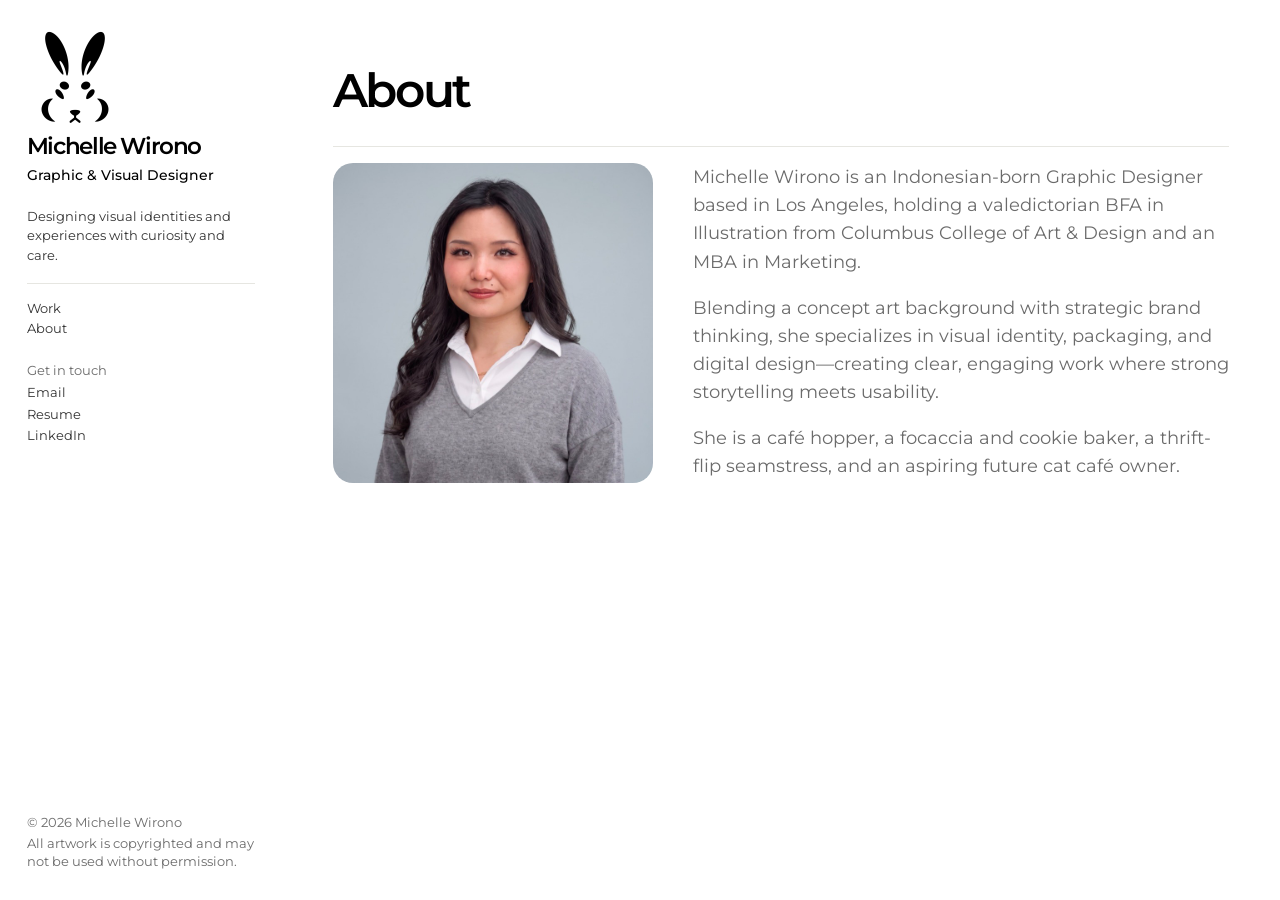
<file: Media/About/index.html>
<!DOCTYPE html>
<html lang="en">
<head>
  <meta charset="UTF-8">
  <meta name="viewport" content="width=device-width, initial-scale=1.0">

  <title>About | Michelle Wirono</title>
  <meta name="description" content="About graphic and visual designer Michelle Wirono.">

  <link rel="icon" type="image/svg+xml" href="../../pencil-emoji.svg?v=2">
  <link rel="stylesheet" href="../../style.css">
</head>

<body>
  <a class="skip-link" href="#about-content">Skip to about</a>
  <div class="site-shell">
    <aside class="sidebar" id="top">
      <div class="sidebar-content">
        <div class="identity">
          <a class="identity-brand" href="../../index.html#top" aria-label="Michelle Wirono home">
            <img class="identity-logo" src="../About/Bunny%20logo%20Minimalist.png" alt="" aria-hidden="true">
            <div class="identity-copy">
              <h1>Michelle Wirono</h1>
              <p class="tagline">Graphic &amp; Visual Designer</p>
            </div>
          </a>
        </div>

        <p class="sidebar-intro">Designing visual identities and experiences with curiosity and care.</p>

        <nav class="sidebar-nav" aria-label="Primary navigation">
          <a href="../../index.html#work">Work</a>
          <a href="../../Media/About/index.html" aria-current="page">About</a>
        </nav>

        <div class="sidebar-contact">
          <p class="sidebar-label">Get in touch</p>
          <a href="mailto:wironomichelle@gmail.com">Email</a>
          <a href="../../MichelleWirono_Resume_GraphicDesign.pdf" target="_blank" rel="noopener">Resume</a>
          <a href="https://www.linkedin.com/in/michellewirono/" target="_blank" rel="noopener">LinkedIn</a>
        </div>
      </div>

      <footer class="sidebar-footer">
        <p>&copy; 2026 Michelle Wirono</p>
        <p>All artwork is copyrighted and may not be used without permission.</p>
      </footer>
    </aside>

    <main class="project-page" id="about-content">
      <div class="project-page-intro">
        <div class="project-page-heading">
          <h1>About</h1>
        </div>
      </div>

      <section class="about-layout" aria-label="About Michelle Wirono">
        <img class="about-image" src="MichelleWirono_Headshot.jpg" alt="Michelle Wirono" loading="lazy">
        <div class="about-copy">
          <p class="about-text">Michelle Wirono is an Indonesian-born Graphic Designer based in Los Angeles, holding a valedictorian BFA in Illustration from Columbus College of Art &amp; Design and an MBA in Marketing.</p>
          <p class="about-text">Blending a concept art background with strategic brand thinking, she specializes in visual identity, packaging, and digital design—creating clear, engaging work where strong storytelling meets usability.</p>
          <p class="about-text">She is a café hopper, a focaccia and cookie baker, a thrift-flip seamstress, and an aspiring future cat café owner.</p>
        </div>
      </section>
    </main>
  </div>
</body>
</html>
</file>
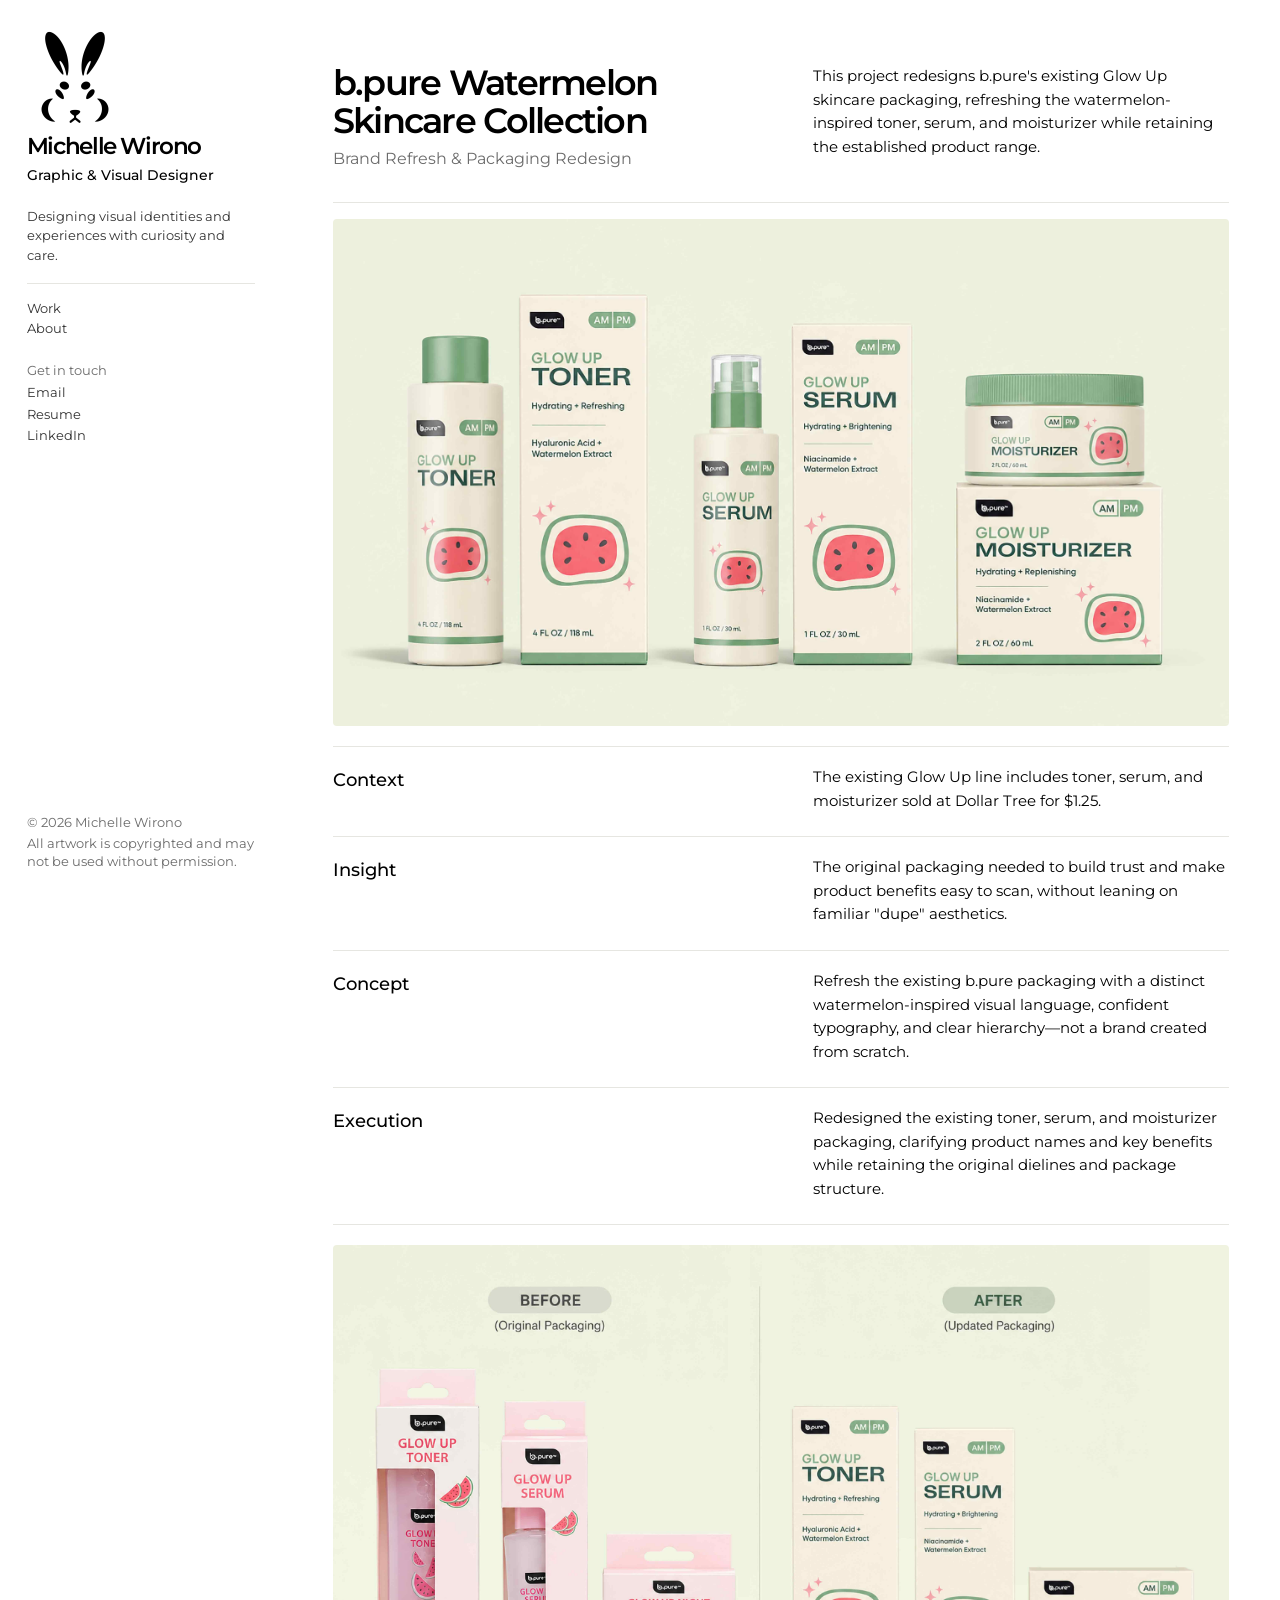
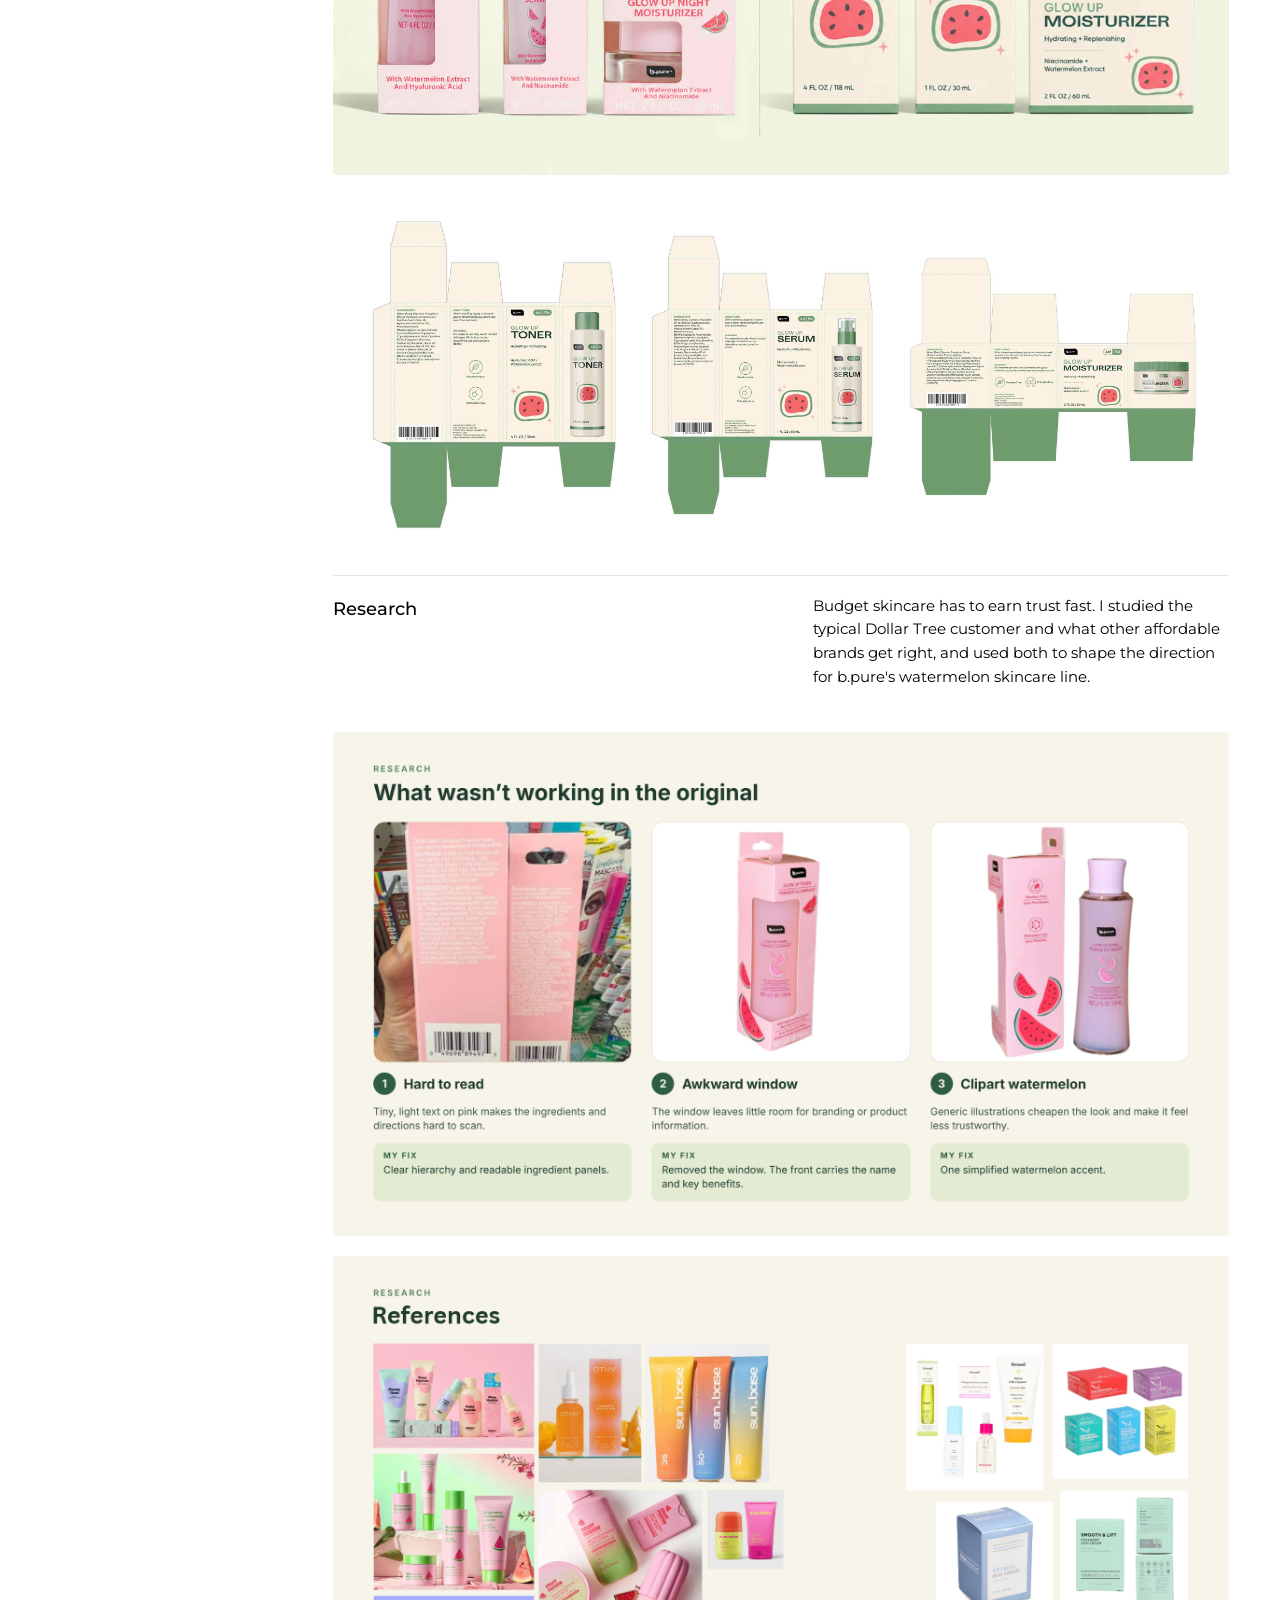
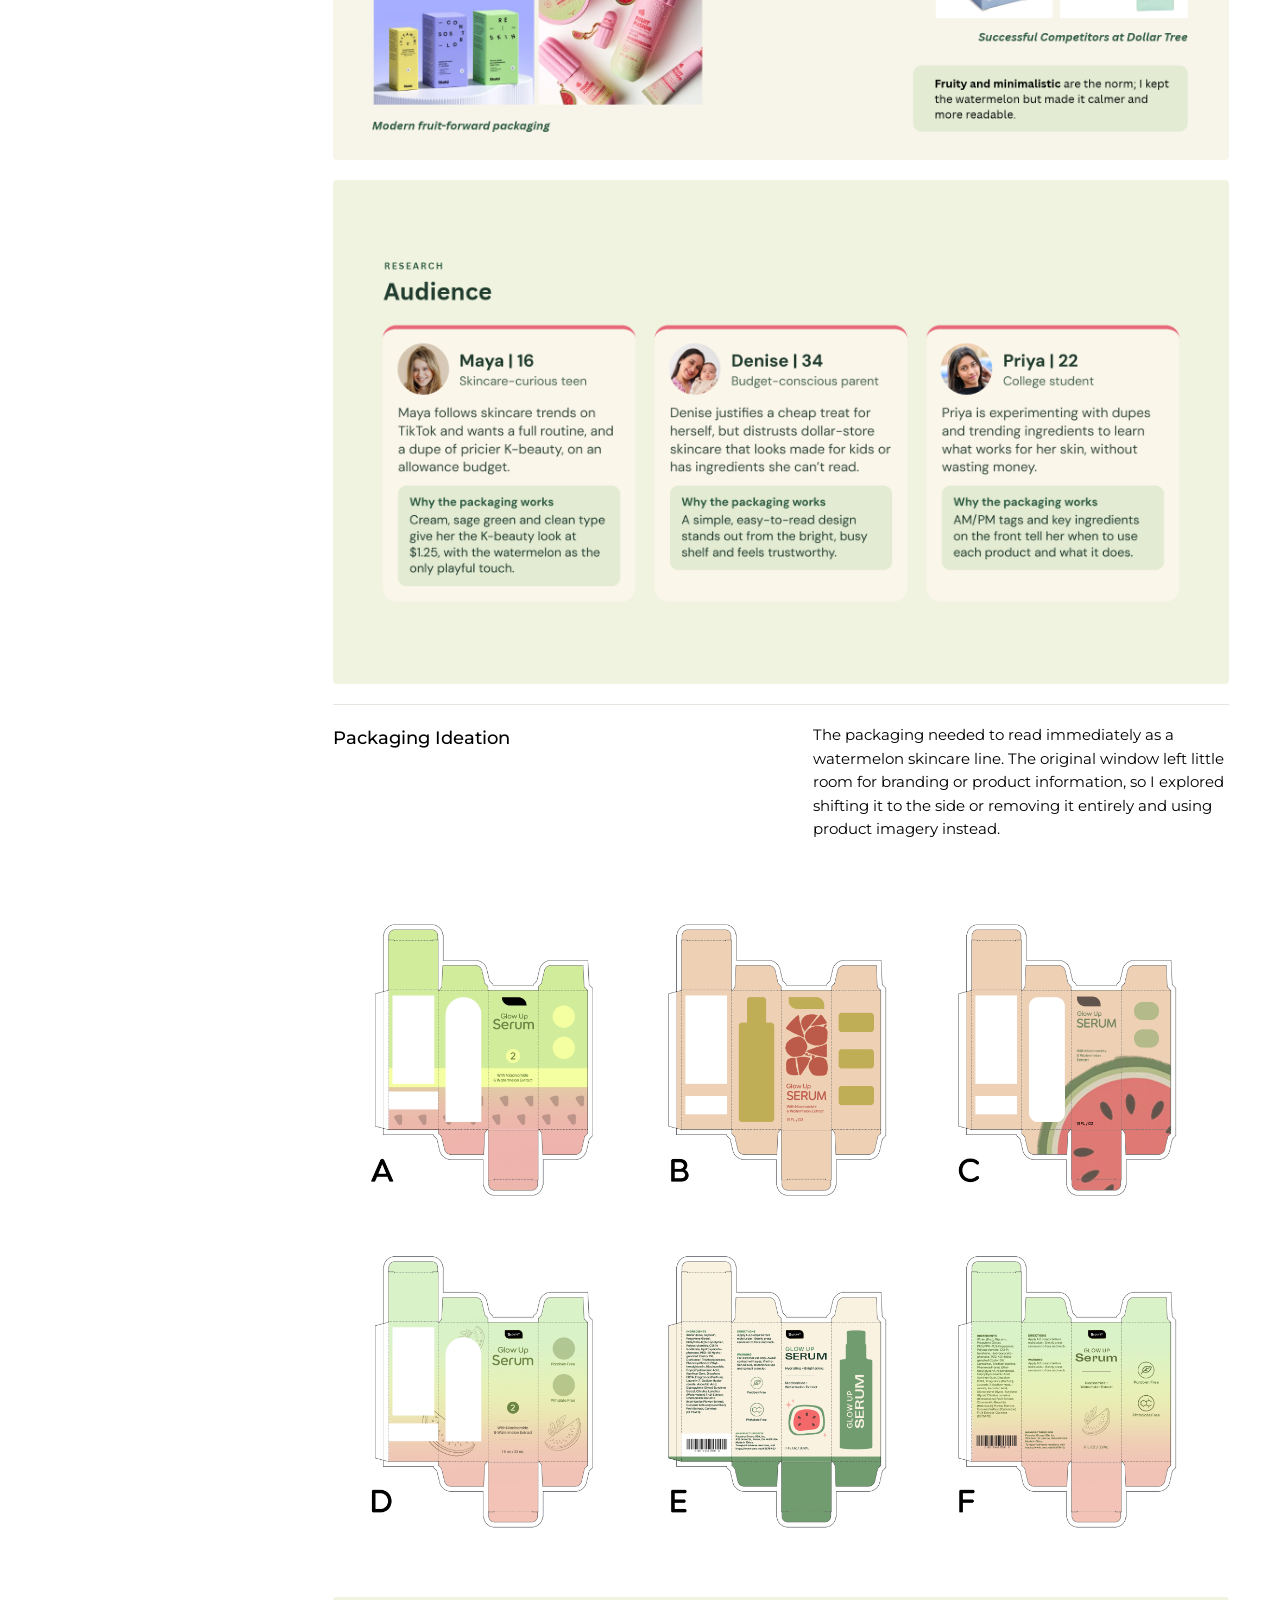
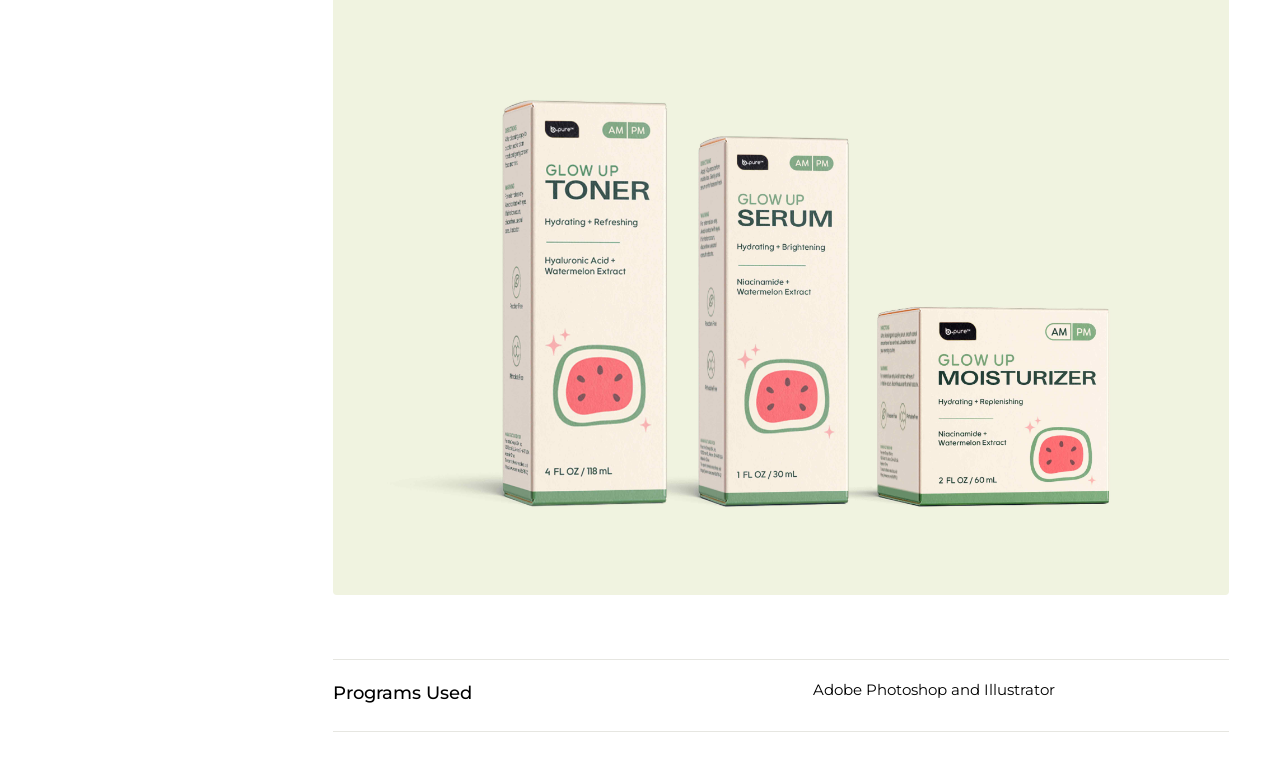
<file: Media/b.pure/index.html>
<!DOCTYPE html>
<html lang="en">
<head>
  <meta charset="UTF-8">
  <meta name="viewport" content="width=device-width, initial-scale=1.0">

  <title>b.pure Watermelon Skincare Collection | Michelle Wirono</title>
  <meta name="description" content="A redesign of b.pure's existing Glow Up skincare packaging by Michelle Wirono.">

  <link rel="icon" type="image/svg+xml" href="../../pencil-emoji.svg?v=2">
  <link rel="stylesheet" href="../../style.css">
</head>

<body>
  <a class="skip-link" href="#project-content">Skip to project</a>
  <div class="site-shell">
    <aside class="sidebar" id="top">
      <div class="sidebar-content">
        <div class="identity">
          <a class="identity-brand" href="../../index.html#top" aria-label="Michelle Wirono home">
            <img class="identity-logo" src="../About/Bunny%20logo%20Minimalist.png" alt="" aria-hidden="true">
            <div class="identity-copy">
              <h1>Michelle Wirono</h1>
              <p class="tagline">Graphic &amp; Visual Designer</p>
            </div>
          </a>
        </div>

        <p class="sidebar-intro">Designing visual identities and experiences with curiosity and care.</p>

        <nav class="sidebar-nav" aria-label="Primary navigation">
          <a href="../../index.html#work">Work</a>
          <a href="../About/index.html">About</a>
        </nav>

        <div class="sidebar-contact">
          <p class="sidebar-label">Get in touch</p>
          <a href="mailto:wironomichelle@gmail.com">Email</a>
          <a href="../../MichelleWirono_Resume_GraphicDesign.pdf" target="_blank" rel="noopener">Resume</a>
          <a href="https://www.linkedin.com/in/michellewirono/" target="_blank" rel="noopener">LinkedIn</a>
        </div>
      </div>

      <footer class="sidebar-footer">
        <p>&copy; 2026 Michelle Wirono</p>
        <p>All artwork is copyrighted and may not be used without permission.</p>
      </footer>
    </aside>

  <main class="project-page compact-project" id="project-content">
    <div class="project-page-intro">
      <div class="project-page-heading">
        <h1>b.pure Watermelon Skincare Collection</h1>
        <p>Brand Refresh &amp; Packaging Redesign</p>
      </div>
      <p class="project-page-description">This project redesigns b.pure's existing Glow Up skincare packaging, refreshing the watermelon-inspired toner, serum, and moisturizer while retaining the established product range.</p>
    </div>

    <section class="project-images" aria-label="b.pure project images">
      <img src="b.pure%20Glow%20Up%20Skincare%20Collection%20(1).jpg" alt="b.pure Glow Up skincare collection packaging" loading="lazy">
      <div class="project-story">
        <section class="project-story-row">
          <h2>Context</h2>
          <p>The existing Glow Up line includes toner, serum, and moisturizer sold at Dollar Tree for $1.25.</p>
        </section>
        <section class="project-story-row">
          <h2>Insight</h2>
          <p>The original packaging needed to build trust and make product benefits easy to scan, without leaning on familiar "dupe" aesthetics.</p>
        </section>
        <section class="project-story-row">
          <h2>Concept</h2>
          <p>Refresh the existing b.pure packaging with a distinct watermelon-inspired visual language, confident typography, and clear hierarchy—not a brand created from scratch.</p>
        </section>
        <section class="project-story-row">
          <h2>Execution</h2>
          <p>Redesigned the existing toner, serum, and moisturizer packaging, clarifying product names and key benefits while retaining the original dielines and package structure.</p>
        </section>
      </div>
      <img src="Before%20and%20After%20Glow-Up%20Packaging%20Comparison.jpg" alt="Before and after comparison of b.pure Glow-Up packaging" loading="lazy">
      <img src="Bpure%20dielines.jpg" alt="b.pure packaging dielines" loading="lazy">
      <div class="project-story">
        <section class="project-story-row no-bottom-border">
          <h2>Research</h2>
          <p>Budget skincare has to earn trust fast. I studied the typical Dollar Tree customer and what other affordable brands get right, and used both to shape the direction for b.pure's watermelon skincare line.</p>
        </section>
      </div>
      <img src="Bpure%20Current.png" alt="Analysis of what was not working in the original b.pure packaging" loading="lazy">
      <img src="References.png" alt="Packaging and Dollar Tree competitor references for the b.pure redesign" loading="lazy">
      <img src="Glow%20Up%20Face%20Essentials%20(2).png" alt="b.pure skincare audience personas" loading="lazy">
      <div class="project-story">
        <section class="project-story-row no-bottom-border">
          <h2>Packaging Ideation</h2>
          <p>The packaging needed to read immediately as a watermelon skincare line. The original window left little room for branding or product information, so I explored shifting it to the side or removing it entirely and using product imagery instead.</p>
        </section>
      </div>
      <img src="Bpure%20Packaging_v2.png" alt="b.pure packaging designs" loading="lazy">
      <img src="Bpure%20Photoshoot%20Mockup_v2.jpg" alt="b.pure skincare photoshoot mockup" loading="lazy">
    </section>
    <section class="project-story project-tools" aria-labelledby="programs-used">
      <div class="project-story-row">
        <h2 id="programs-used">Programs Used</h2>
        <p>Adobe Photoshop and Illustrator</p>
      </div>
    </section>
  </main>
  </div>
</body>
</html>
</file>
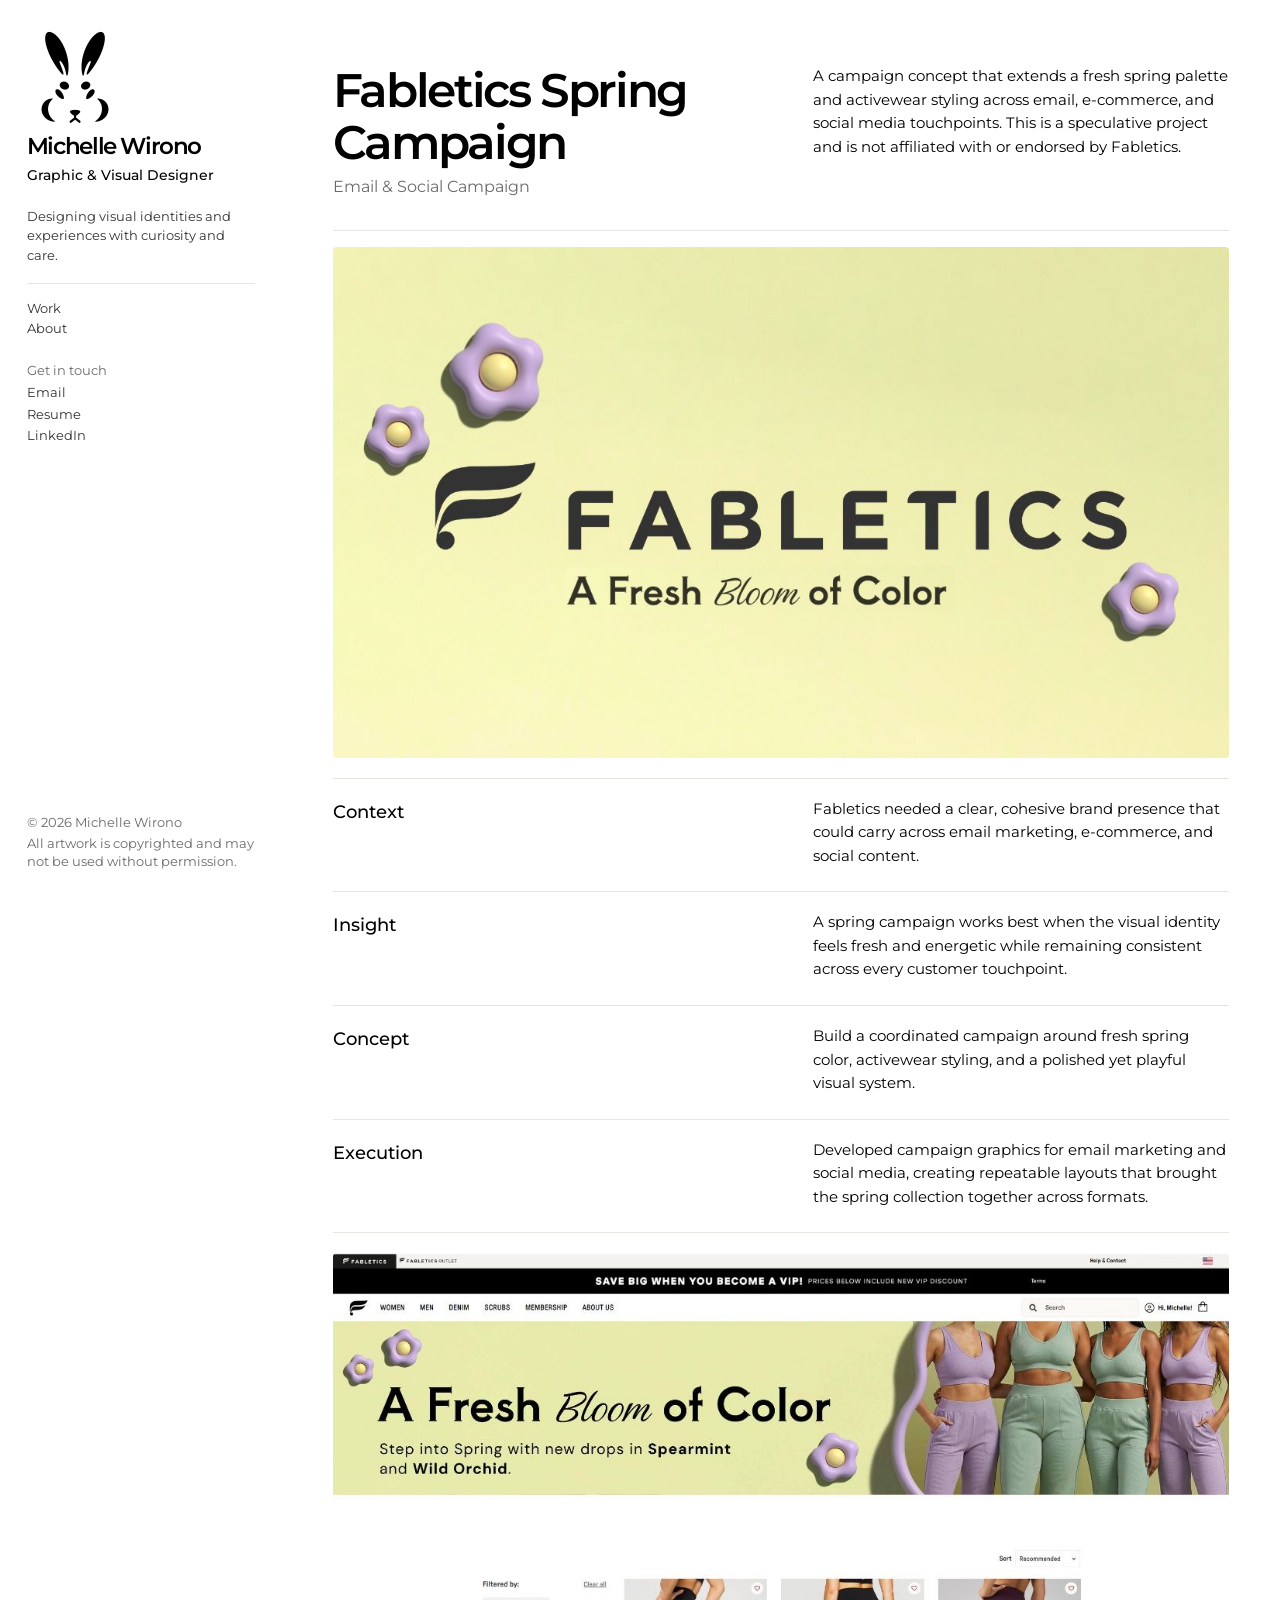
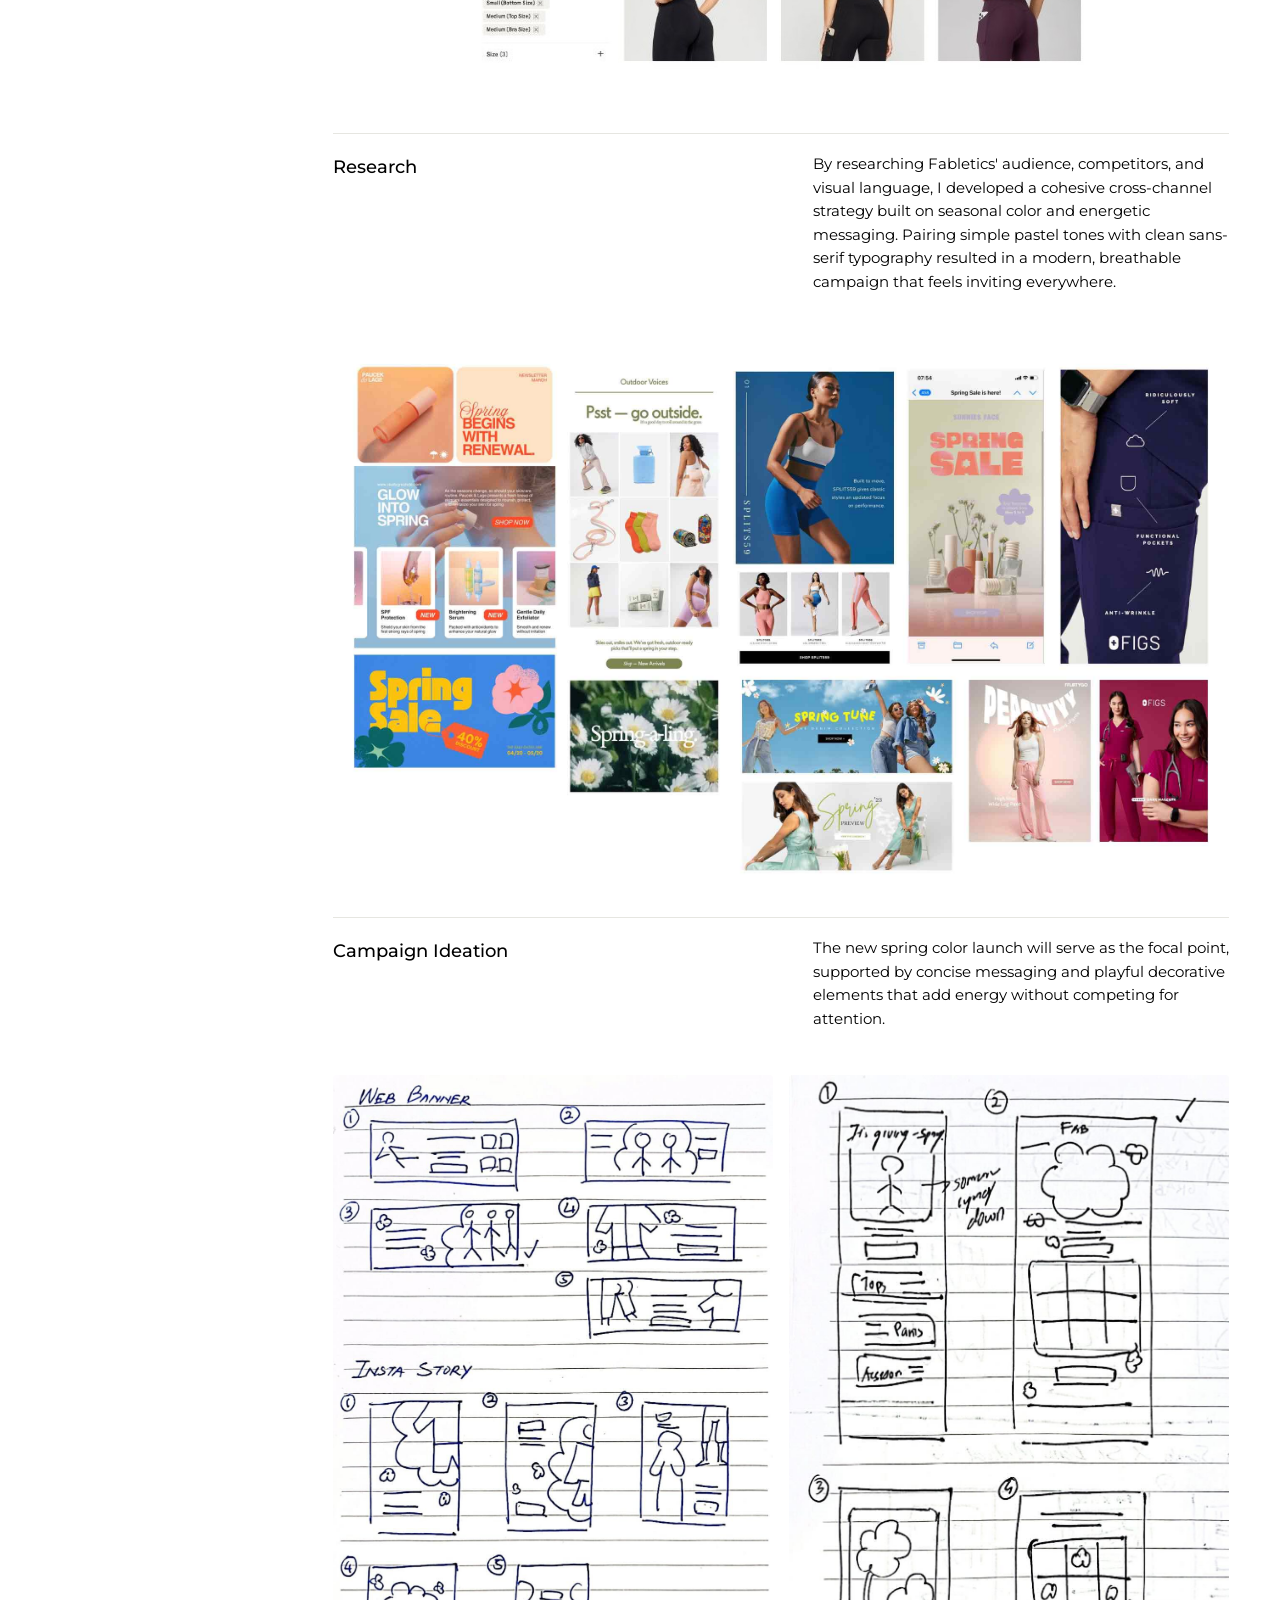
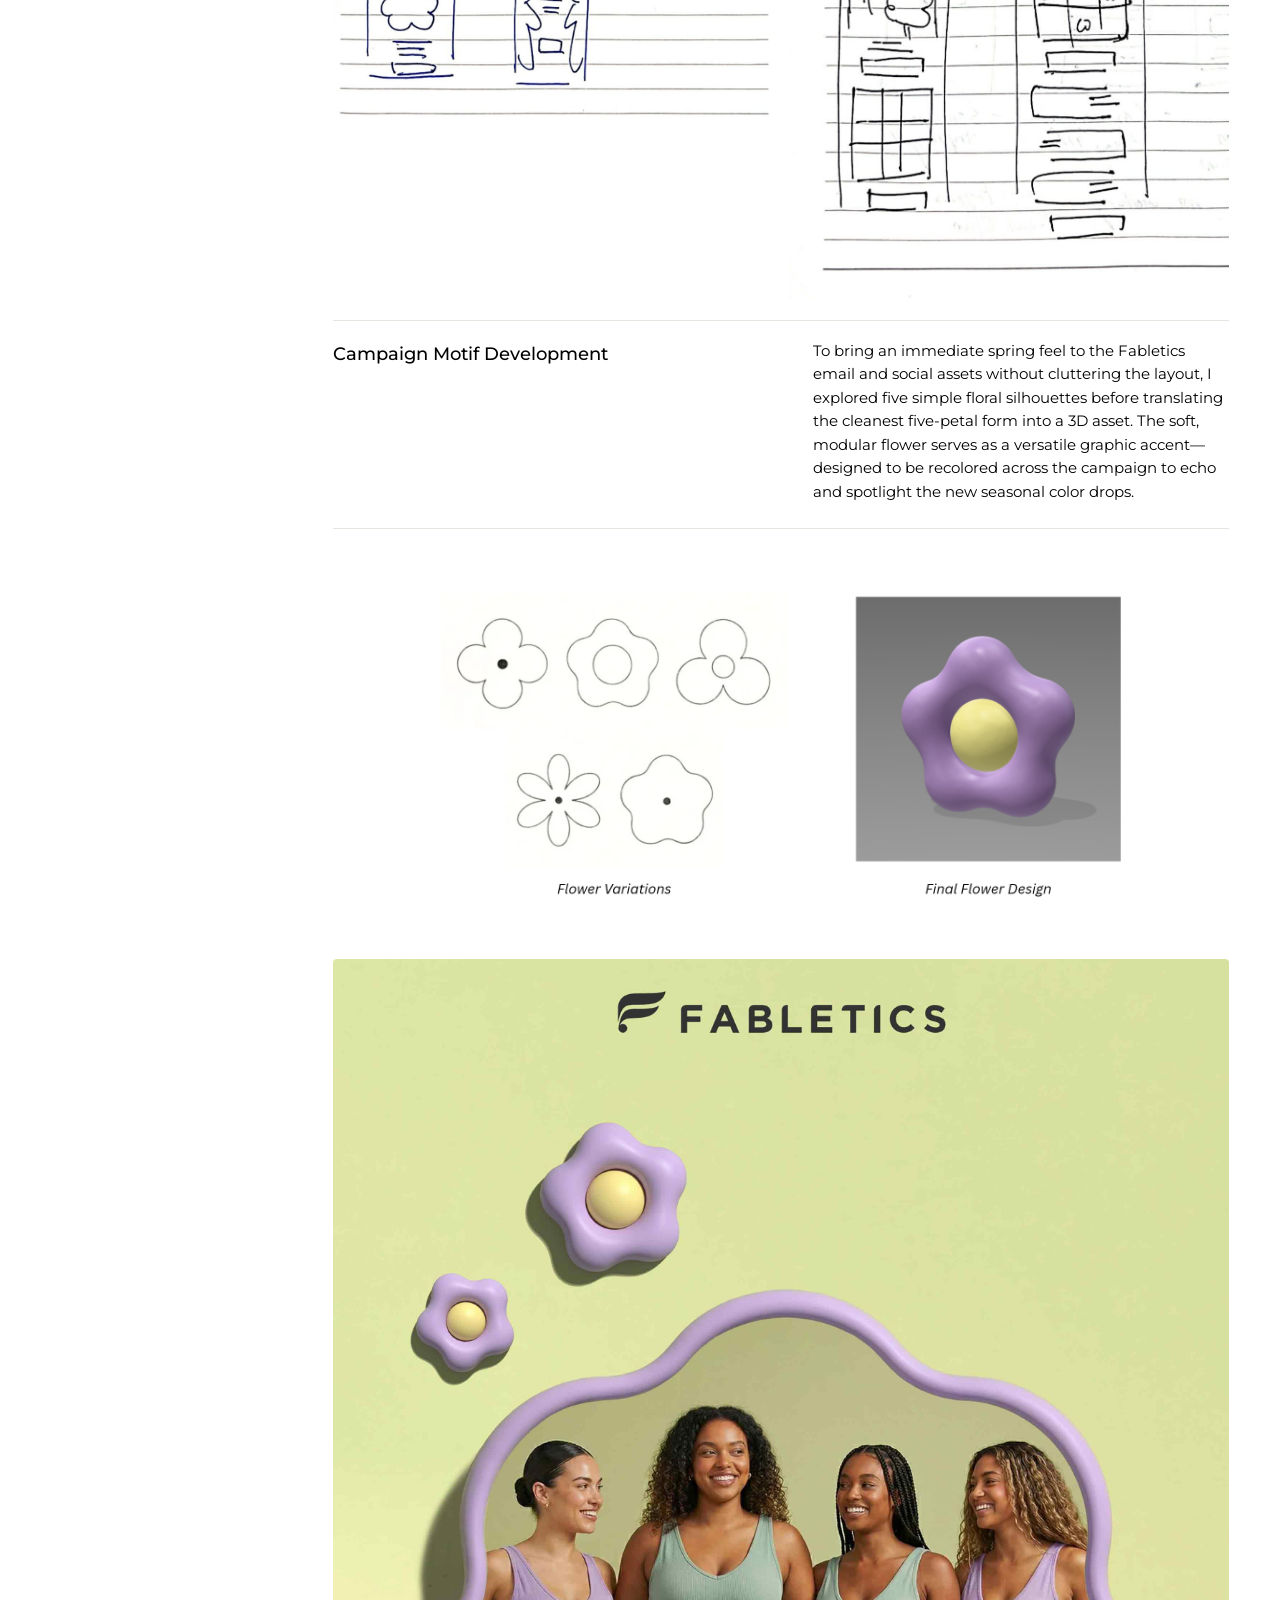
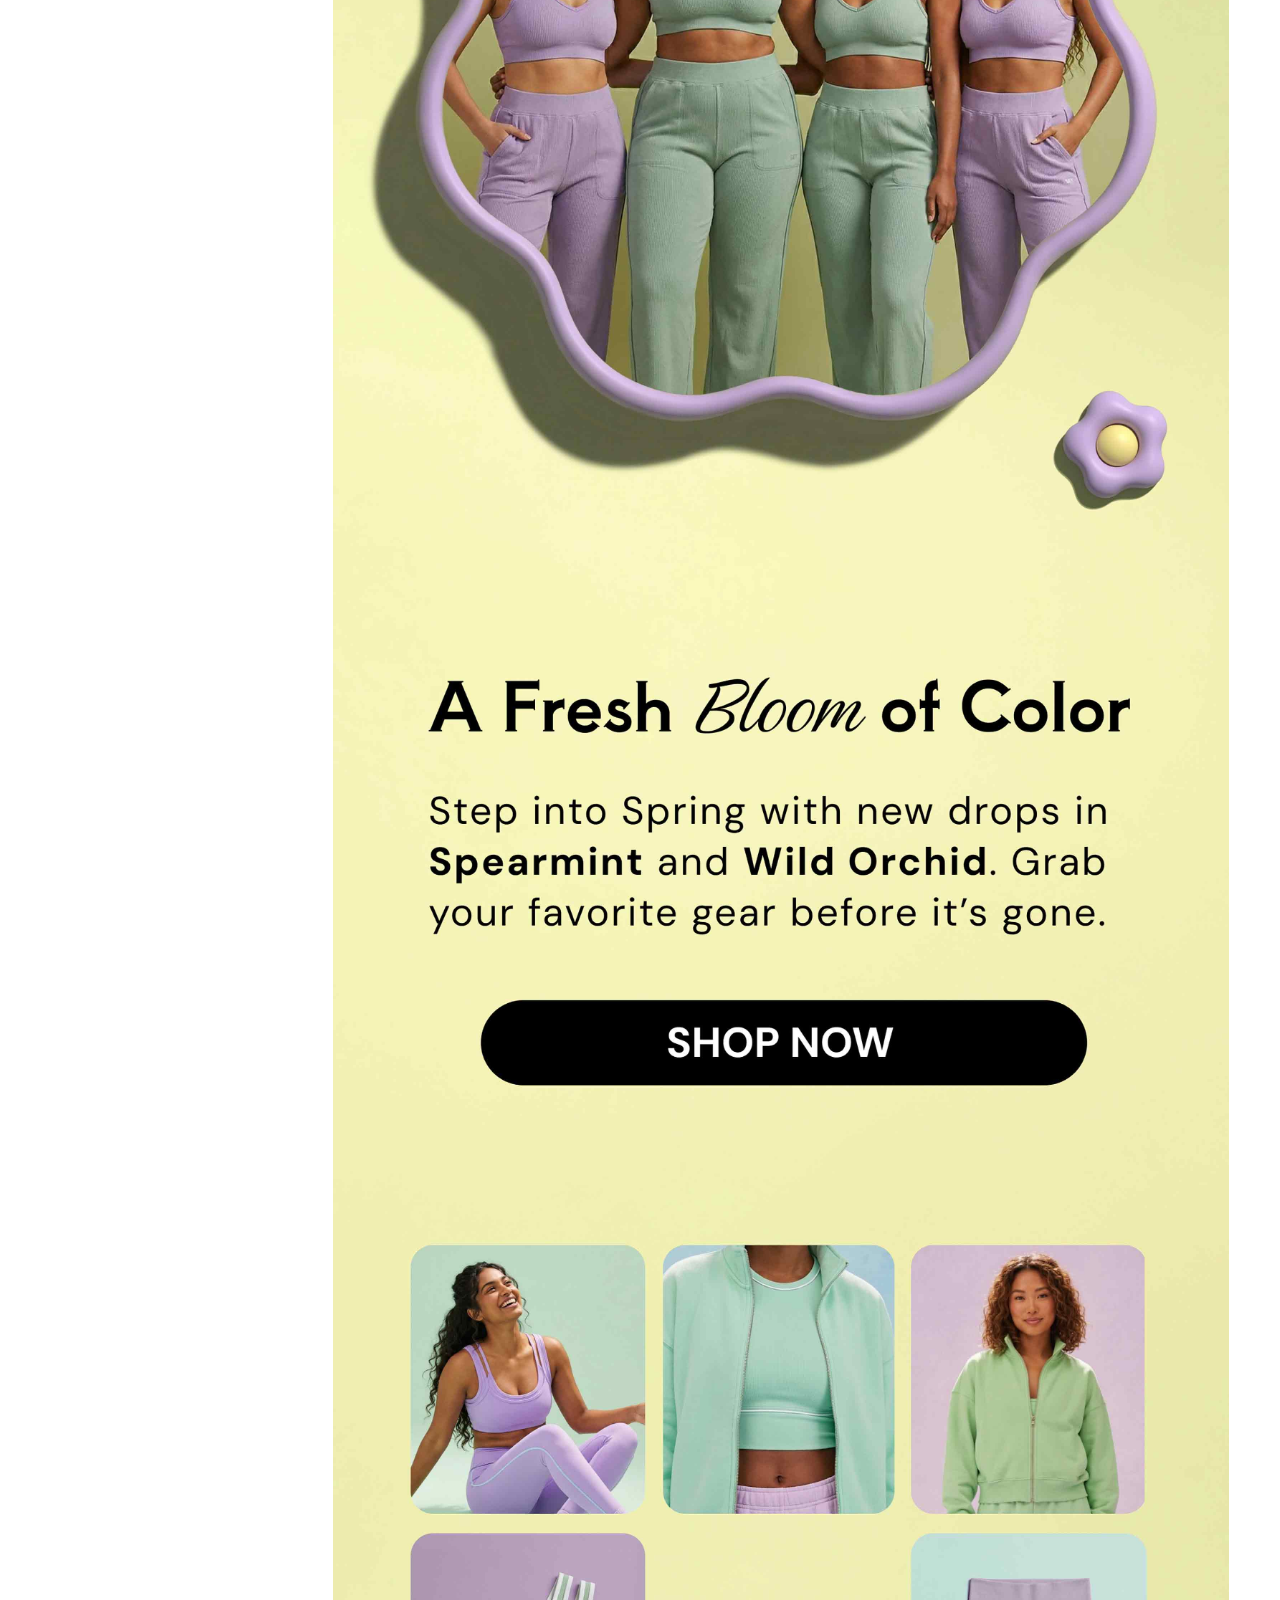
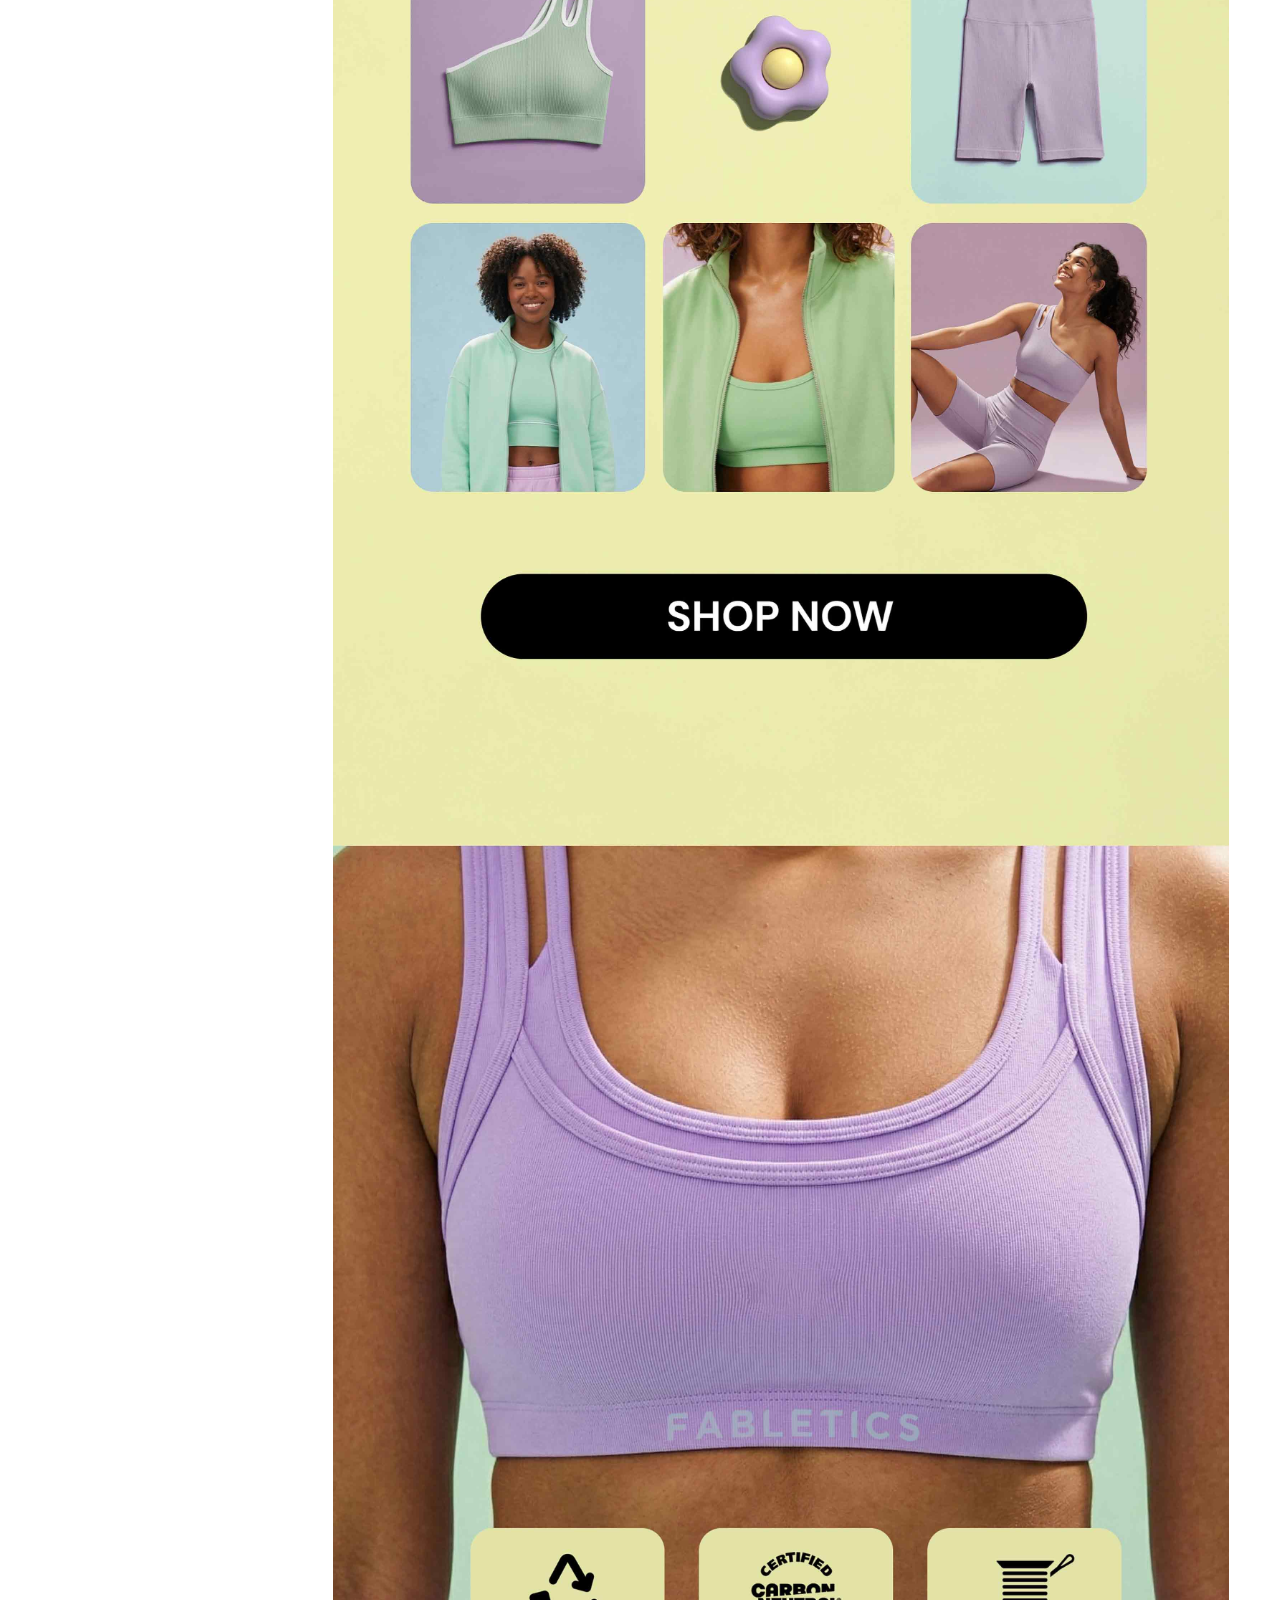
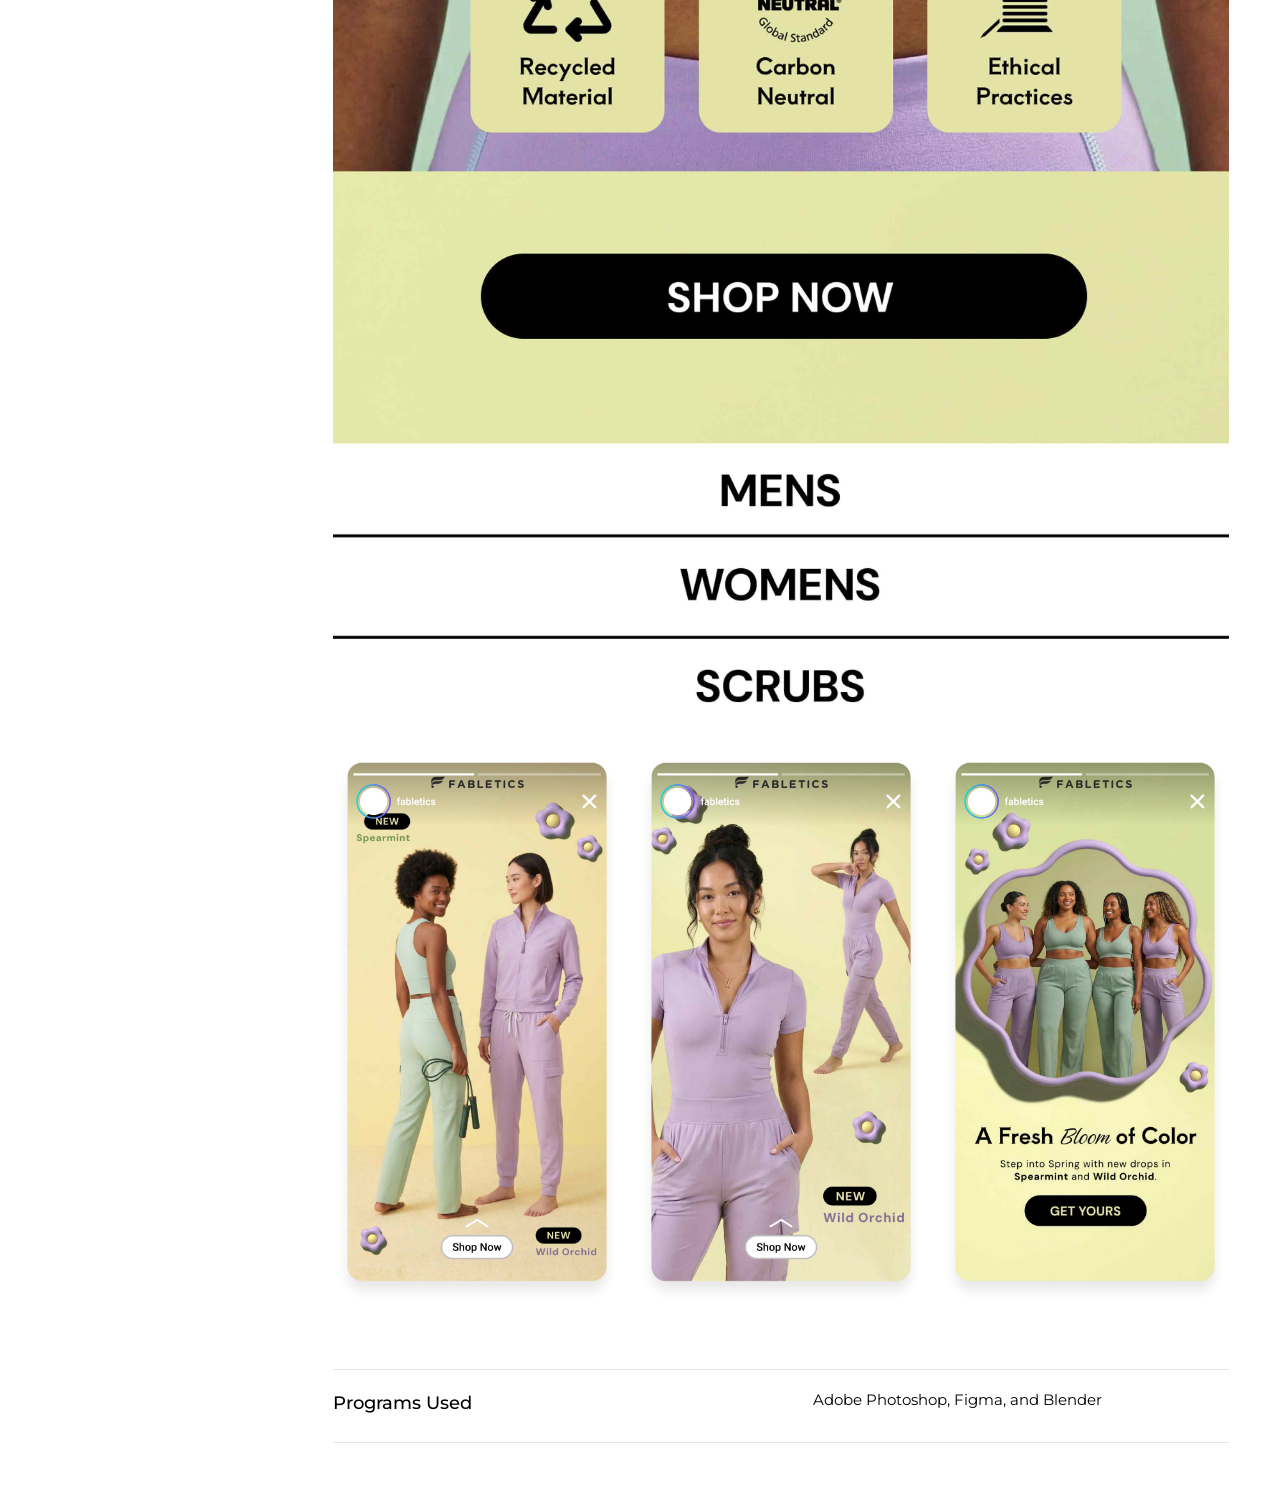
<file: Media/Fabletics/index.html>
<!DOCTYPE html>
<html lang="en">
<head>
  <meta charset="UTF-8">
  <meta name="viewport" content="width=device-width, initial-scale=1.0">

  <title>Fabletics Spring Campaign | Michelle Wirono</title>
  <meta name="description" content="Fabletics spring email and social campaign design by Michelle Wirono.">

  <link rel="icon" type="image/svg+xml" href="../../pencil-emoji.svg?v=2">
  <link rel="stylesheet" href="../../style.css">
</head>

<body>
  <a class="skip-link" href="#project-content">Skip to project</a>
  <div class="site-shell">
    <aside class="sidebar" id="top">
      <div class="sidebar-content">
        <div class="identity">
          <a class="identity-brand" href="../../index.html#top" aria-label="Michelle Wirono home">
            <img class="identity-logo" src="../About/Bunny%20logo%20Minimalist.png" alt="" aria-hidden="true">
            <div class="identity-copy">
              <h1>Michelle Wirono</h1>
              <p class="tagline">Graphic &amp; Visual Designer</p>
            </div>
          </a>
        </div>

        <p class="sidebar-intro">Designing visual identities and experiences with curiosity and care.</p>

        <nav class="sidebar-nav" aria-label="Primary navigation">
          <a href="../../index.html#work">Work</a>
          <a href="../About/index.html">About</a>
        </nav>

        <div class="sidebar-contact">
          <p class="sidebar-label">Get in touch</p>
          <a href="mailto:wironomichelle@gmail.com">Email</a>
          <a href="../../MichelleWirono_Resume_GraphicDesign.pdf" target="_blank" rel="noopener">Resume</a>
          <a href="https://www.linkedin.com/in/michellewirono/" target="_blank" rel="noopener">LinkedIn</a>
        </div>
      </div>

      <footer class="sidebar-footer">
        <p>&copy; 2026 Michelle Wirono</p>
        <p>All artwork is copyrighted and may not be used without permission.</p>
      </footer>
    </aside>

  <main class="project-page" id="project-content">
    <div class="project-page-intro">
      <div class="project-page-heading">
        <h1>Fabletics Spring Campaign</h1>
        <p>Email &amp; Social Campaign</p>
      </div>
      <p class="project-page-description">A campaign concept that extends a fresh spring palette and activewear styling across email, e-commerce, and social media touchpoints. This is a speculative project and is not affiliated with or endorsed by Fabletics.</p>
    </div>
    <section class="project-images" aria-label="Fabletics project images">
      <img src="Graphic%20Design%20Portfolio%20(2).jpg" alt="Fabletics Spring A Fresh Bloom of Color campaign banner" loading="lazy">
      <div class="project-story">
        <section class="project-story-row">
          <h2>Context</h2>
          <p>Fabletics needed a clear, cohesive brand presence that could carry across email marketing, e-commerce, and social content.</p>
        </section>
        <section class="project-story-row">
          <h2>Insight</h2>
          <p>A spring campaign works best when the visual identity feels fresh and energetic while remaining consistent across every customer touchpoint.</p>
        </section>
        <section class="project-story-row">
          <h2>Concept</h2>
          <p>Build a coordinated campaign around fresh spring color, activewear styling, and a polished yet playful visual system.</p>
        </section>
        <section class="project-story-row">
          <h2>Execution</h2>
          <p>Developed campaign graphics for email marketing and social media, creating repeatable layouts that brought the spring collection together across formats.</p>
        </section>
      </div>
      <img src="Graphic%20Design%20Portfolio%20(4).jpg" alt="Fabletics spring e-commerce collection page" loading="lazy">
      <div class="project-story">
        <section class="project-story-row no-bottom-border">
          <h2>Research</h2>
          <p>By researching Fabletics' audience, competitors, and visual language, I developed a cohesive cross-channel strategy built on seasonal color and energetic messaging. Pairing simple pastel tones with clean sans-serif typography resulted in a modern, breathable campaign that feels inviting everywhere.</p>
        </section>
      </div>
      <img src="Fabletics_Email%20Marketing_Ref.jpg" alt="Fabletics email and social campaign visual references" loading="lazy">
      <div class="project-story">
        <section class="project-story-row no-bottom-border">
          <h2>Campaign Ideation</h2>
          <p>The new spring color launch will serve as the focal point, supported by concise messaging and playful decorative elements that add energy without competing for attention.</p>
        </section>
      </div>
      <div class="project-story-images project-story-images-two">
        <img src="IMG_9115.jpg" alt="Fabletics campaign design detail" loading="lazy">
        <img src="IMG_9114.jpg" alt="Fabletics campaign design detail" loading="lazy">
      </div>
      <div class="project-story">
        <section class="project-story-row">
          <h2>Campaign Motif Development</h2>
          <p>To bring an immediate spring feel to the Fabletics email and social assets without cluttering the layout, I explored five simple floral silhouettes before translating the cleanest five-petal form into a 3D asset. The soft, modular flower serves as a versatile graphic accent—designed to be recolored across the campaign to echo and spotlight the new seasonal color drops.</p>
        </section>
      </div>
      <img src="Glow%20Up%20Face%20Essentials%20(2).png" alt="Fabletics flower variations and final flower design" loading="lazy">
      <img src="Email%20(Web)_Fabletics.jpg" alt="Fabletics spring email campaign" loading="lazy">
      <div class="project-story-images">
        <img src="Instagram%20Story%20Mockup.png" alt="Fabletics Instagram Story campaign mockup" loading="lazy">
        <img src="Instagram%20Story%20Mockup%20(1).png" alt="Fabletics green activewear Instagram Story campaign" loading="lazy">
        <img src="Instagram%20Story%20Mockup%20(2).png" alt="Fabletics Wild Orchid Instagram Story campaign" loading="lazy">
      </div>
    </section>
    <section class="project-story project-tools" aria-labelledby="programs-used">
      <div class="project-story-row">
        <h2 id="programs-used">Programs Used</h2>
        <p>Adobe Photoshop, Figma, and Blender</p>
      </div>
    </section>
  </main>
  </div>
</body>
</html>
</file>
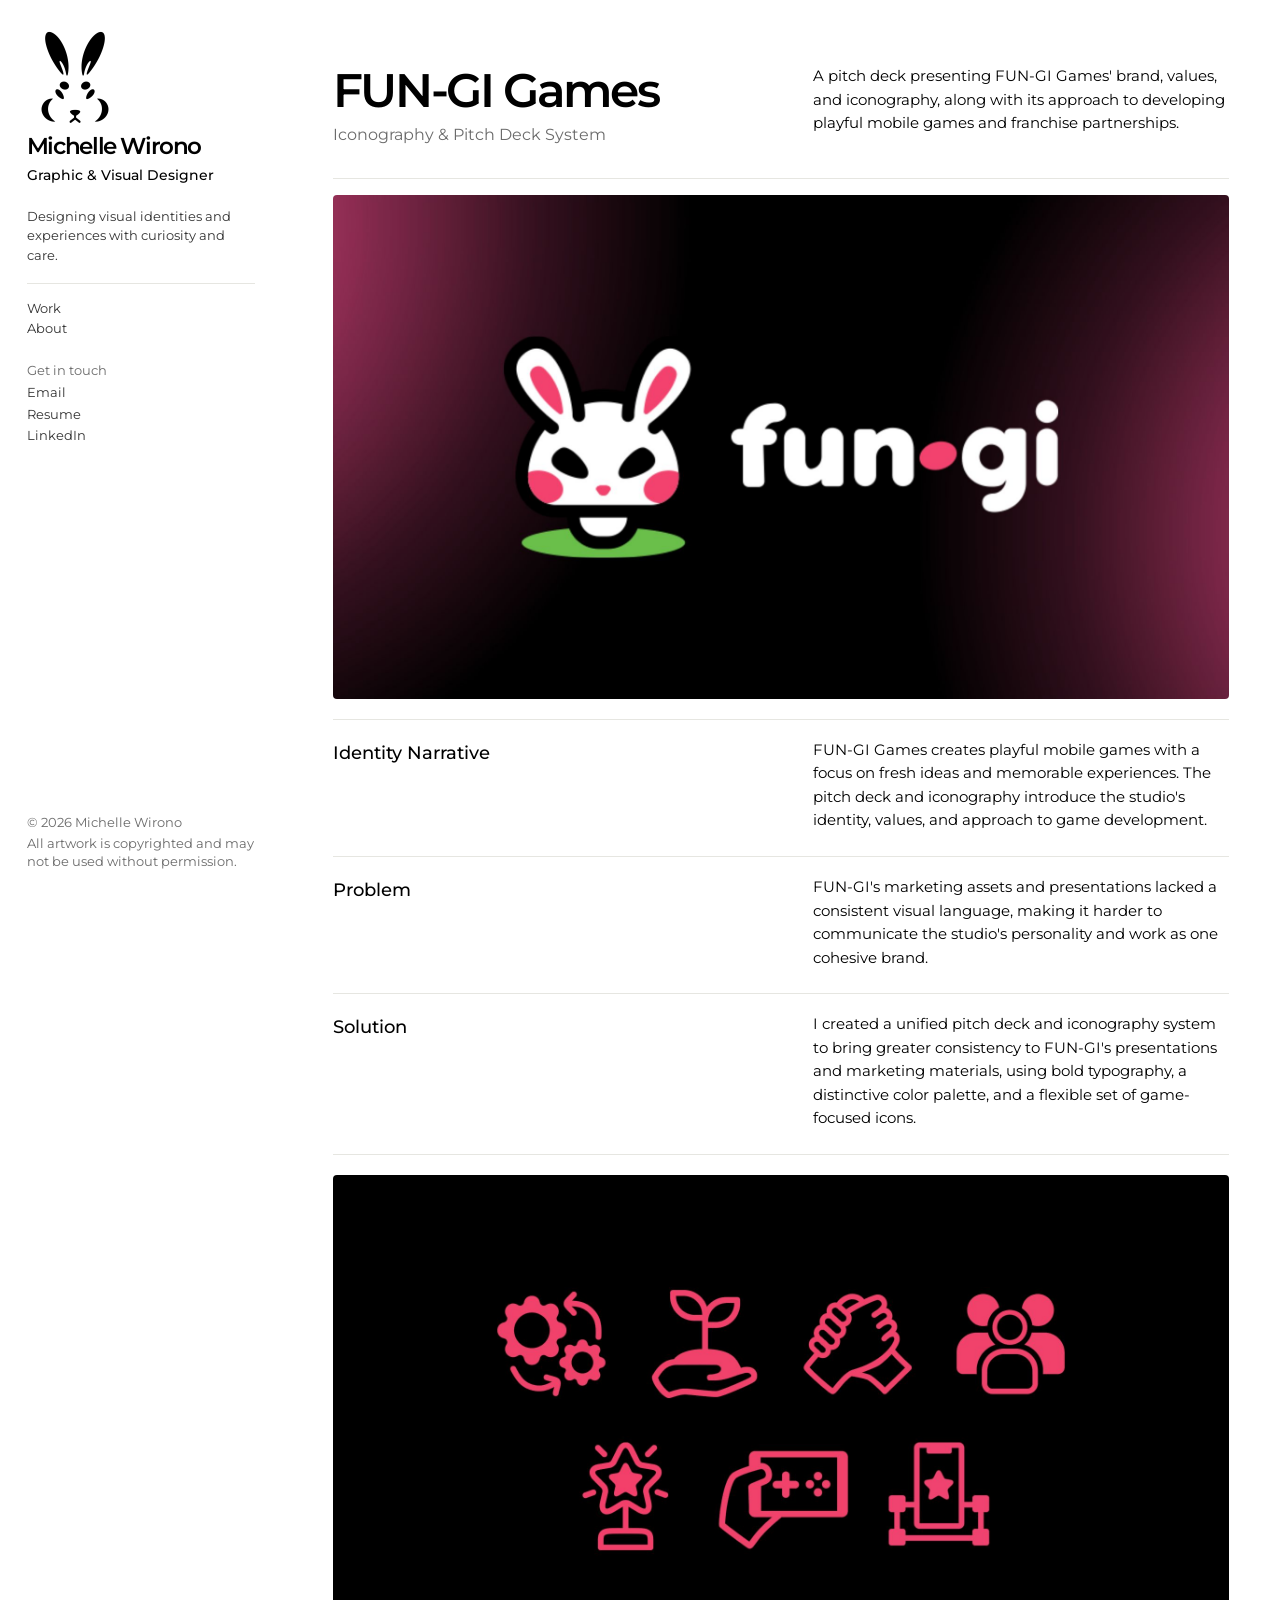
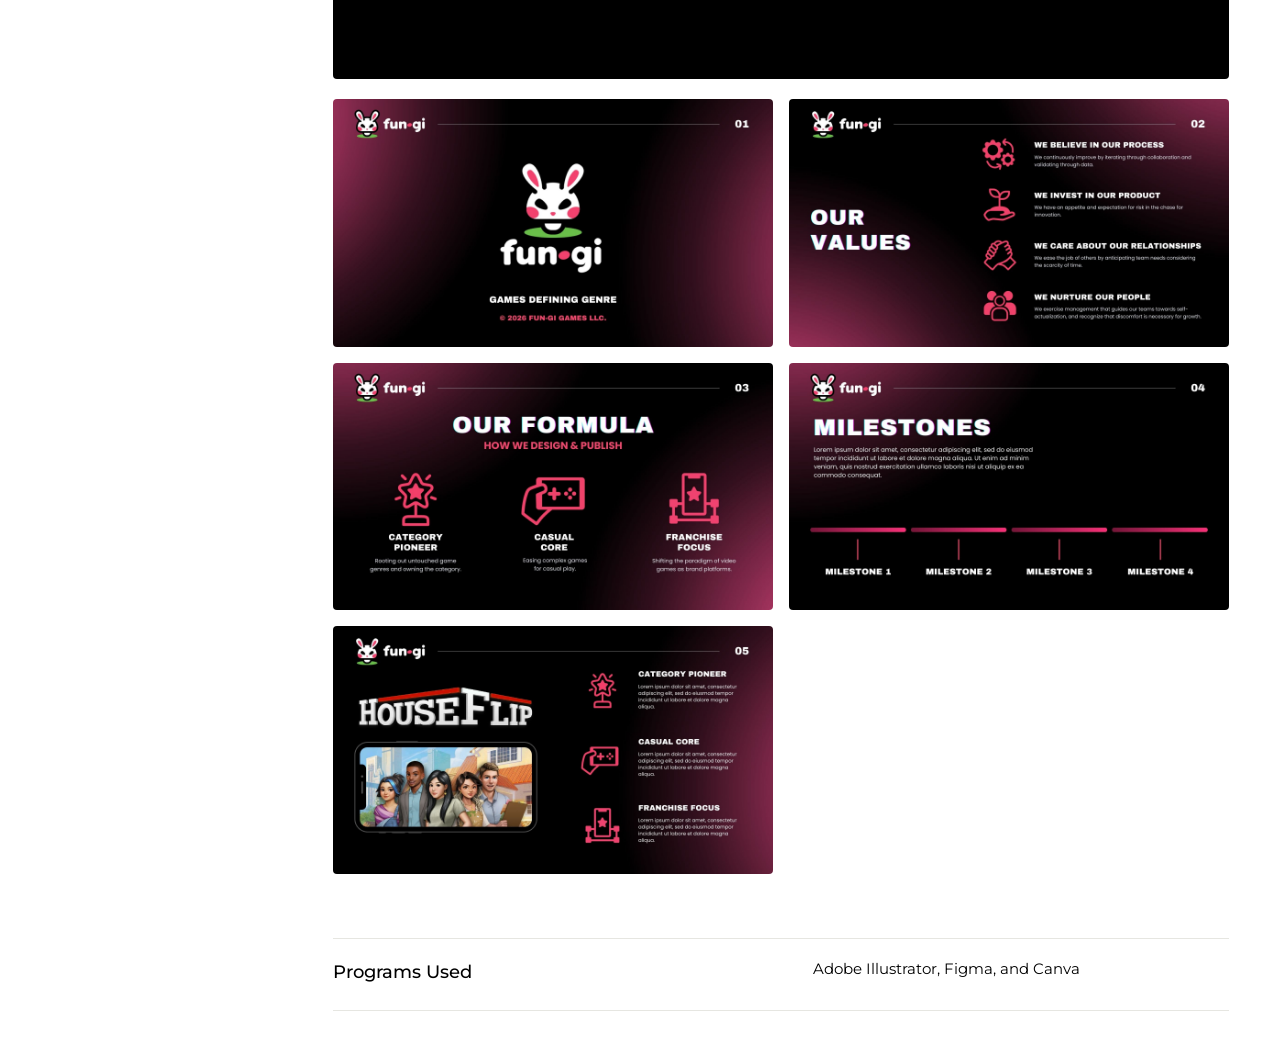
<file: Media/FUN-GI Games/index.html>
<!DOCTYPE html>
<html lang="en">
<head>
  <meta charset="UTF-8">
  <meta name="viewport" content="width=device-width, initial-scale=1.0">

  <title>FUN-GI Games | Michelle Wirono</title>
  <meta name="description" content="Brand strategy and pitch deck design for FUN-GI Games by Michelle Wirono.">

  <link rel="icon" type="image/svg+xml" href="../../pencil-emoji.svg?v=2">
  <link rel="stylesheet" href="../../style.css">
</head>

<body>
  <a class="skip-link" href="#project-content">Skip to project</a>
  <div class="site-shell">
    <aside class="sidebar" id="top">
      <div class="sidebar-content">
        <div class="identity">
          <a class="identity-brand" href="../../index.html#top" aria-label="Michelle Wirono home">
            <img class="identity-logo" src="../About/Bunny%20logo%20Minimalist.png" alt="" aria-hidden="true">
            <div class="identity-copy">
              <h1>Michelle Wirono</h1>
              <p class="tagline">Graphic &amp; Visual Designer</p>
            </div>
          </a>
        </div>

        <p class="sidebar-intro">Designing visual identities and experiences with curiosity and care.</p>

        <nav class="sidebar-nav" aria-label="Primary navigation">
          <a href="../../index.html#work">Work</a>
          <a href="../About/index.html">About</a>
        </nav>

        <div class="sidebar-contact">
          <p class="sidebar-label">Get in touch</p>
          <a href="mailto:wironomichelle@gmail.com">Email</a>
          <a href="../../MichelleWirono_Resume_GraphicDesign.pdf" target="_blank" rel="noopener">Resume</a>
          <a href="https://www.linkedin.com/in/michellewirono/" target="_blank" rel="noopener">LinkedIn</a>
        </div>
      </div>

      <footer class="sidebar-footer">
        <p>&copy; 2026 Michelle Wirono</p>
        <p>All artwork is copyrighted and may not be used without permission.</p>
      </footer>
    </aside>

    <main class="project-page" id="project-content">
      <div class="project-page-intro">
        <div class="project-page-heading">
          <h1>FUN-GI Games</h1>
          <p>Iconography &amp; Pitch Deck System</p>
        </div>
        <p class="project-page-description">A pitch deck presenting FUN-GI Games' brand, values, and iconography, along with its approach to developing playful mobile games and franchise partnerships.</p>
      </div>

      <section class="project-images" aria-label="FUN-GI Games pitch deck images">
        <img src="7.jpg" alt="FUN-GI Games bunny mascot and wordmark" loading="lazy">
        <div class="project-story">
          <section class="project-story-row">
            <h2>Identity Narrative</h2>
            <p>FUN-GI Games creates playful mobile games with a focus on fresh ideas and memorable experiences. The pitch deck and iconography introduce the studio's identity, values, and approach to game development.</p>
          </section>
          <section class="project-story-row">
            <h2>Problem</h2>
            <p>FUN-GI's marketing assets and presentations lacked a consistent visual language, making it harder to communicate the studio's personality and work as one cohesive brand.</p>
          </section>
          <section class="project-story-row">
            <h2>Solution</h2>
            <p>I created a unified pitch deck and iconography system to bring greater consistency to FUN-GI's presentations and marketing materials, using bold typography, a distinctive color palette, and a flexible set of game-focused icons.</p>
          </section>
        </div>
        <img src="6.jpg" alt="FUN-GI Games brand and product icons" loading="lazy">
        <div class="project-story-images project-story-images-two">
          <img src="1.jpg" alt="FUN-GI Games pitch deck opening slide and brand tagline" loading="lazy">
          <img src="2.jpg" alt="FUN-GI Games company values" loading="lazy">
          <img src="3.jpg" alt="FUN-GI Games product and publishing formula" loading="lazy">
          <img src="4.jpg" alt="FUN-GI Games milestones slide" loading="lazy">
          <img src="FUN-GI%20Pitch%20Deck%20Design.jpg" alt="FUN-GI Games pitch deck slide featuring the House Flip game" loading="lazy">
        </div>
      </section>
      <section class="project-story project-tools" aria-labelledby="programs-used">
        <div class="project-story-row">
          <h2 id="programs-used">Programs Used</h2>
          <p>Adobe Illustrator, Figma, and Canva</p>
        </div>
      </section>
    </main>
  </div>
</body>
</html>
</file>
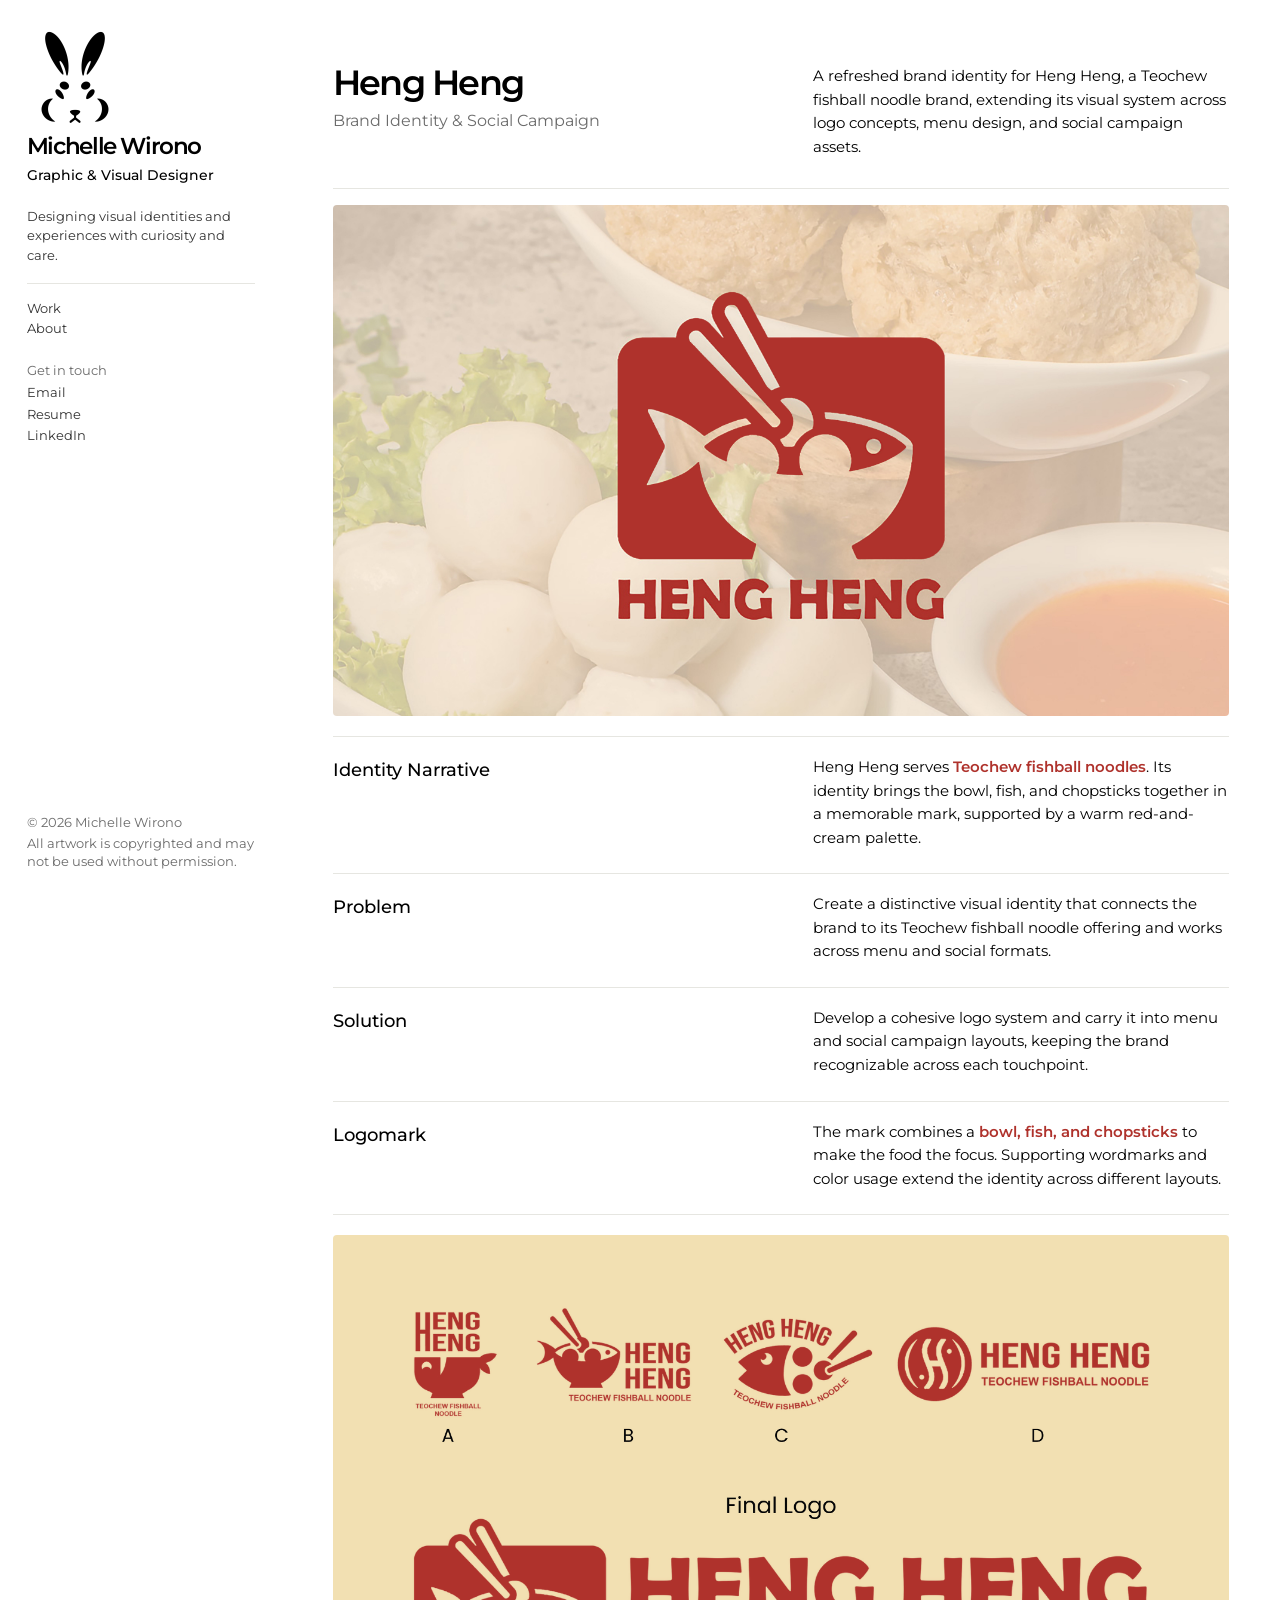
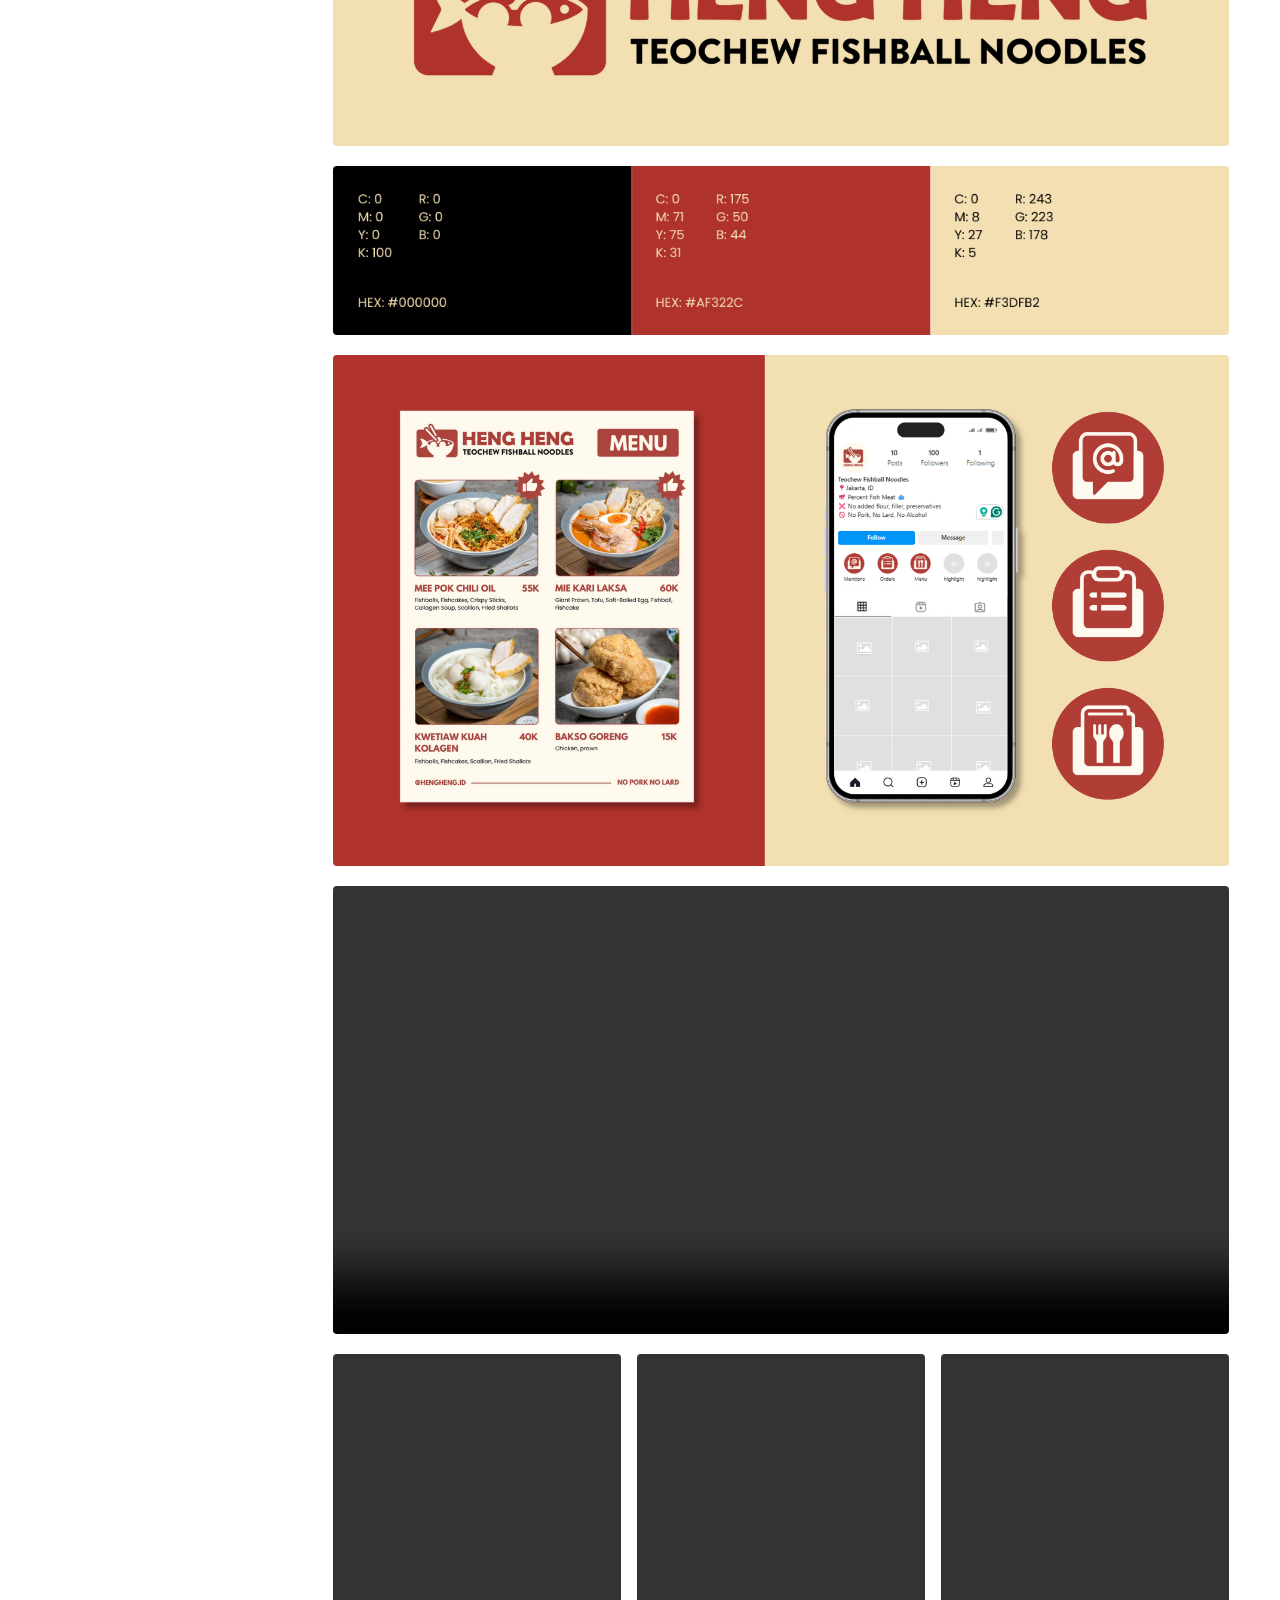
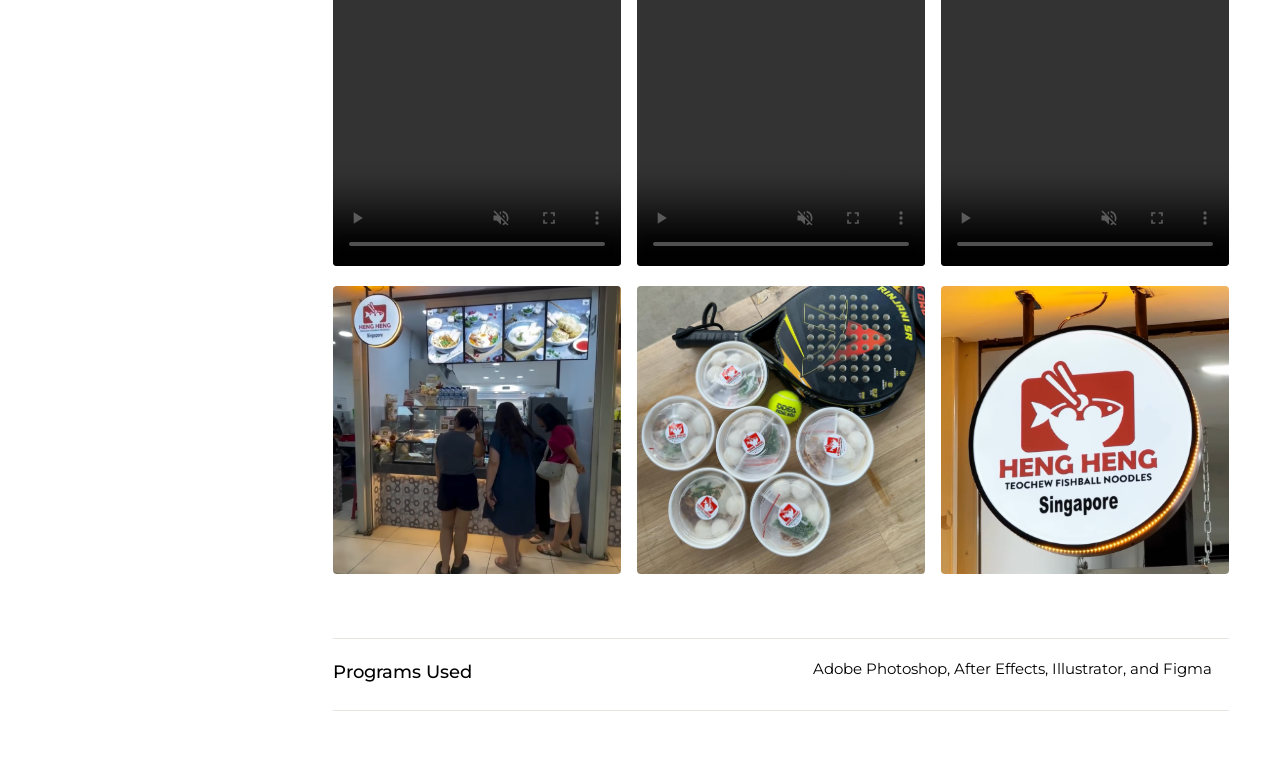
<file: Media/Heng Heng/index.html>
<!DOCTYPE html>
<html lang="en">
<head>
  <meta charset="UTF-8">
  <meta name="viewport" content="width=device-width, initial-scale=1.0">

  <title>Heng Heng | Michelle Wirono</title>
  <meta name="description" content="Heng Heng brand identity and social campaign by Michelle Wirono.">

  <link rel="icon" type="image/svg+xml" href="../../pencil-emoji.svg?v=2">
  <link rel="stylesheet" href="../../style.css">
</head>

<body>
  <a class="skip-link" href="#project-content">Skip to project</a>
  <div class="site-shell">
    <aside class="sidebar" id="top">
      <div class="sidebar-content">
        <div class="identity">
          <a class="identity-brand" href="../../index.html#top" aria-label="Michelle Wirono home">
            <img class="identity-logo" src="../About/Bunny%20logo%20Minimalist.png" alt="" aria-hidden="true">
            <div class="identity-copy">
              <h1>Michelle Wirono</h1>
              <p class="tagline">Graphic &amp; Visual Designer</p>
            </div>
          </a>
        </div>

        <p class="sidebar-intro">Designing visual identities and experiences with curiosity and care.</p>

        <nav class="sidebar-nav" aria-label="Primary navigation">
          <a href="../../index.html#work">Work</a>
          <a href="../About/index.html">About</a>
        </nav>

        <div class="sidebar-contact">
          <p class="sidebar-label">Get in touch</p>
          <a href="mailto:wironomichelle@gmail.com">Email</a>
          <a href="../../MichelleWirono_Resume_GraphicDesign.pdf" target="_blank" rel="noopener">Resume</a>
          <a href="https://www.linkedin.com/in/michellewirono/" target="_blank" rel="noopener">LinkedIn</a>
        </div>
      </div>

      <footer class="sidebar-footer">
        <p>&copy; 2026 Michelle Wirono</p>
        <p>All artwork is copyrighted and may not be used without permission.</p>
      </footer>
    </aside>

  <main class="project-page compact-project" id="project-content">
    <div class="project-page-intro">
      <div class="project-page-heading">
        <h1>Heng Heng</h1>
        <p>Brand Identity &amp; Social Campaign</p>
      </div>
      <p class="project-page-description">A refreshed brand identity for Heng Heng, a Teochew fishball noodle brand, extending its visual system across logo concepts, menu design, and social campaign assets.</p>
    </div>

    <section class="project-images" aria-label="Heng Heng project images">
      <img src="Screenshot%202025-09-24%20194950_1.jpg" alt="Heng Heng menu and social campaign mockups" loading="lazy">
      <div class="project-story">
        <section class="project-story-row">
          <h2>Identity Narrative</h2>
          <p>Heng Heng serves <strong>Teochew fishball noodles</strong>. Its identity brings the bowl, fish, and chopsticks together in a memorable mark, supported by a warm red-and-cream palette.</p>
        </section>
        <section class="project-story-row">
          <h2>Problem</h2>
          <p>Create a distinctive visual identity that connects the brand to its Teochew fishball noodle offering and works across menu and social formats.</p>
        </section>
        <section class="project-story-row">
          <h2>Solution</h2>
          <p>Develop a cohesive logo system and carry it into menu and social campaign layouts, keeping the brand recognizable across each touchpoint.</p>
        </section>
        <section class="project-story-row">
          <h2>Logomark</h2>
          <p>The mark combines a <strong>bowl, fish, and chopsticks</strong> to make the food the focus. Supporting wordmarks and color usage extend the identity across different layouts.</p>
        </section>
      </div>
      <img src="Overview%20(2).jpg" alt="Heng Heng logo concepts and final logo" loading="lazy">
      <img src="Overview%20(1).png" alt="Heng Heng brand color palette" loading="lazy">
      <img src="Overview%20(3).jpg" alt="Heng Heng fishball noodle logo applied to a food photograph" loading="lazy">
      <video autoplay muted loop controls playsinline preload="auto" aria-label="Heng Heng overview video">
        <source src="Overview.mp4" type="video/mp4">
      </video>
      <div class="project-story-videos">
        <video autoplay muted loop controls playsinline preload="auto" aria-label="Heng Heng Instagram Story 3">
          <source src="Insta%20Story%20Template%20(3).mp4" type="video/mp4">
        </video>
        <video autoplay muted loop controls playsinline preload="auto" aria-label="Heng Heng Instagram Story 5">
          <source src="Insta%20Story%20Template%20(5).mp4" type="video/mp4">
        </video>
        <video autoplay muted loop controls playsinline preload="auto" aria-label="Heng Heng Instagram Story 6">
          <source src="Insta%20Story%20Template%20(6).mp4" type="video/mp4">
        </video>
      </div>
      <div class="project-story-photos">
        <img src="Screenshot%202026-03-20%20210924.png" alt="Heng Heng Singapore restaurant storefront and menu boards" loading="lazy">
        <img src="Screenshot%202026-03-20%20211636.png" alt="Heng Heng takeaway fishball noodle bowls" loading="lazy">
        <img src="Screenshot%202026-03-20%20211816.png" alt="Heng Heng restaurant sign" loading="lazy">
      </div>
    </section>
    <section class="project-story project-tools" aria-labelledby="programs-used">
      <div class="project-story-row">
        <h2 id="programs-used">Programs Used</h2>
        <p>Adobe Photoshop, After Effects, Illustrator, and Figma</p>
      </div>
    </section>
  </main>
  </div>
</body>
</html>
</file>
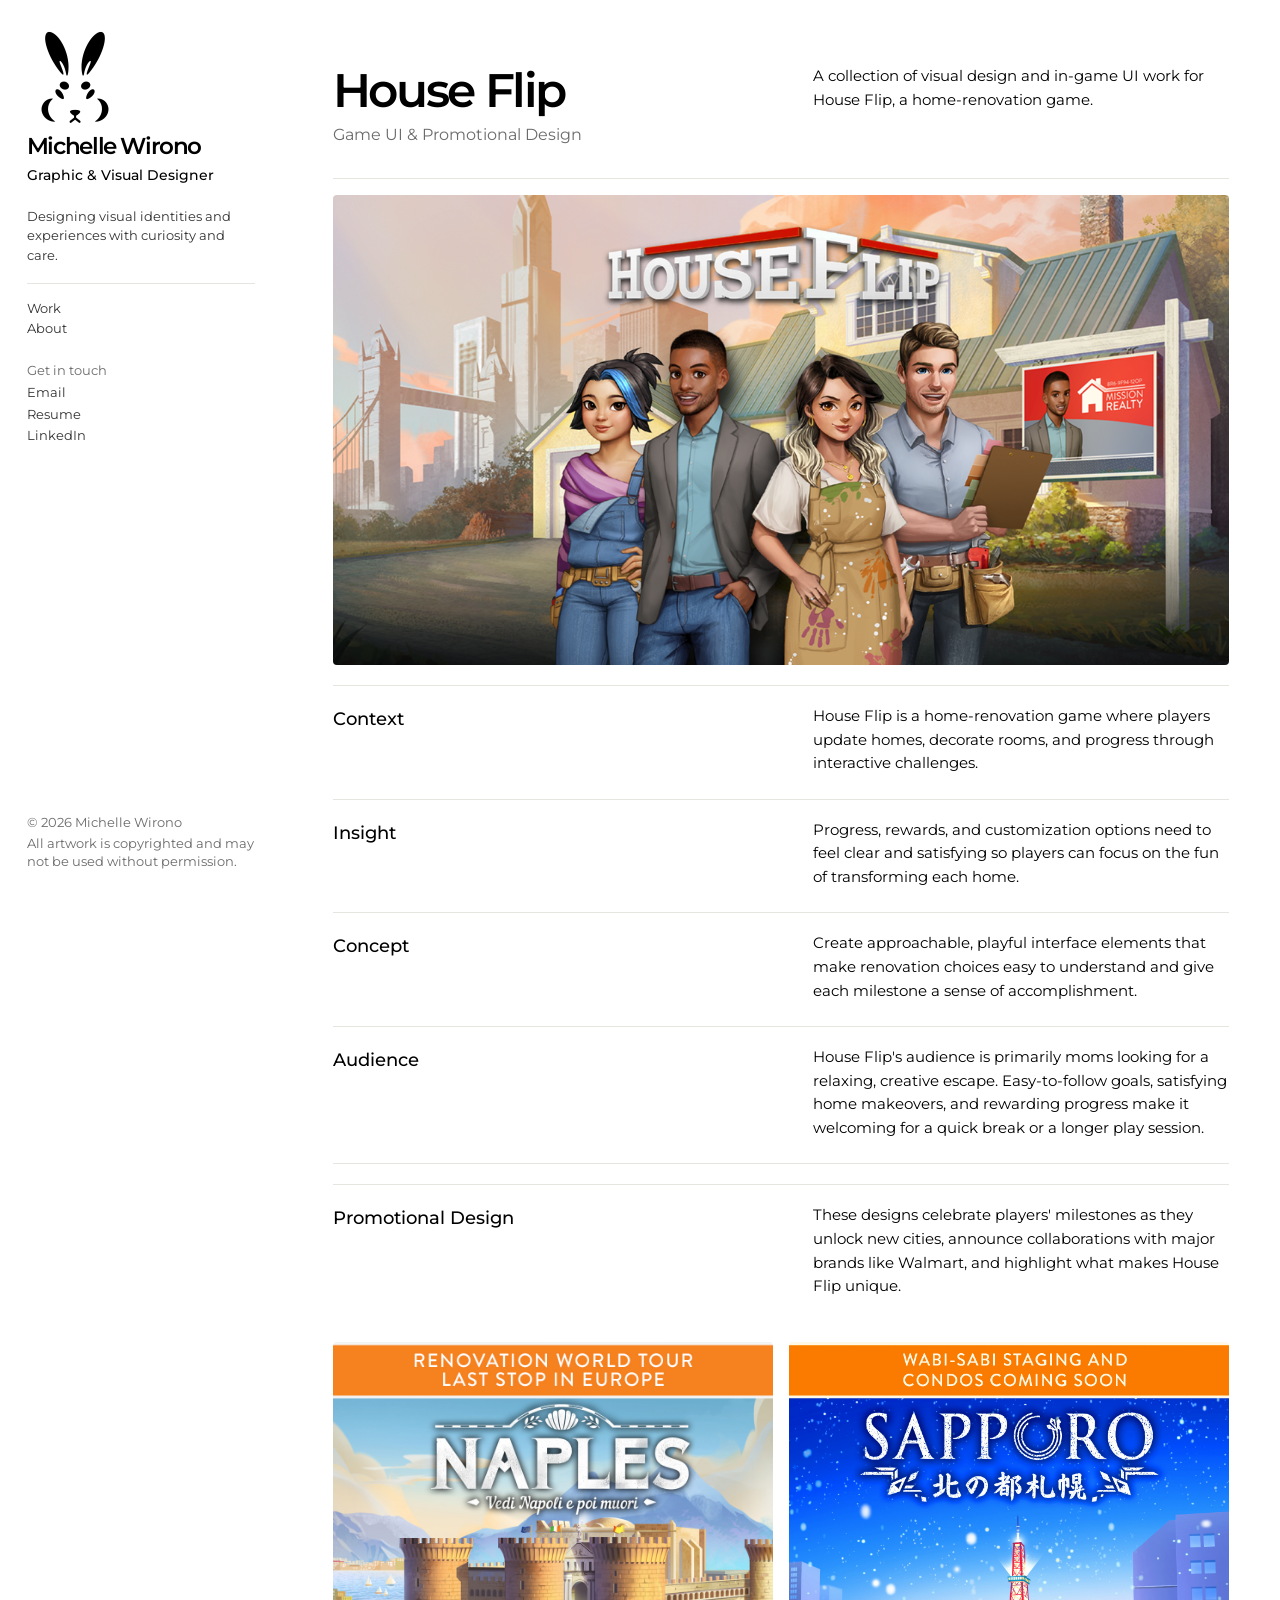
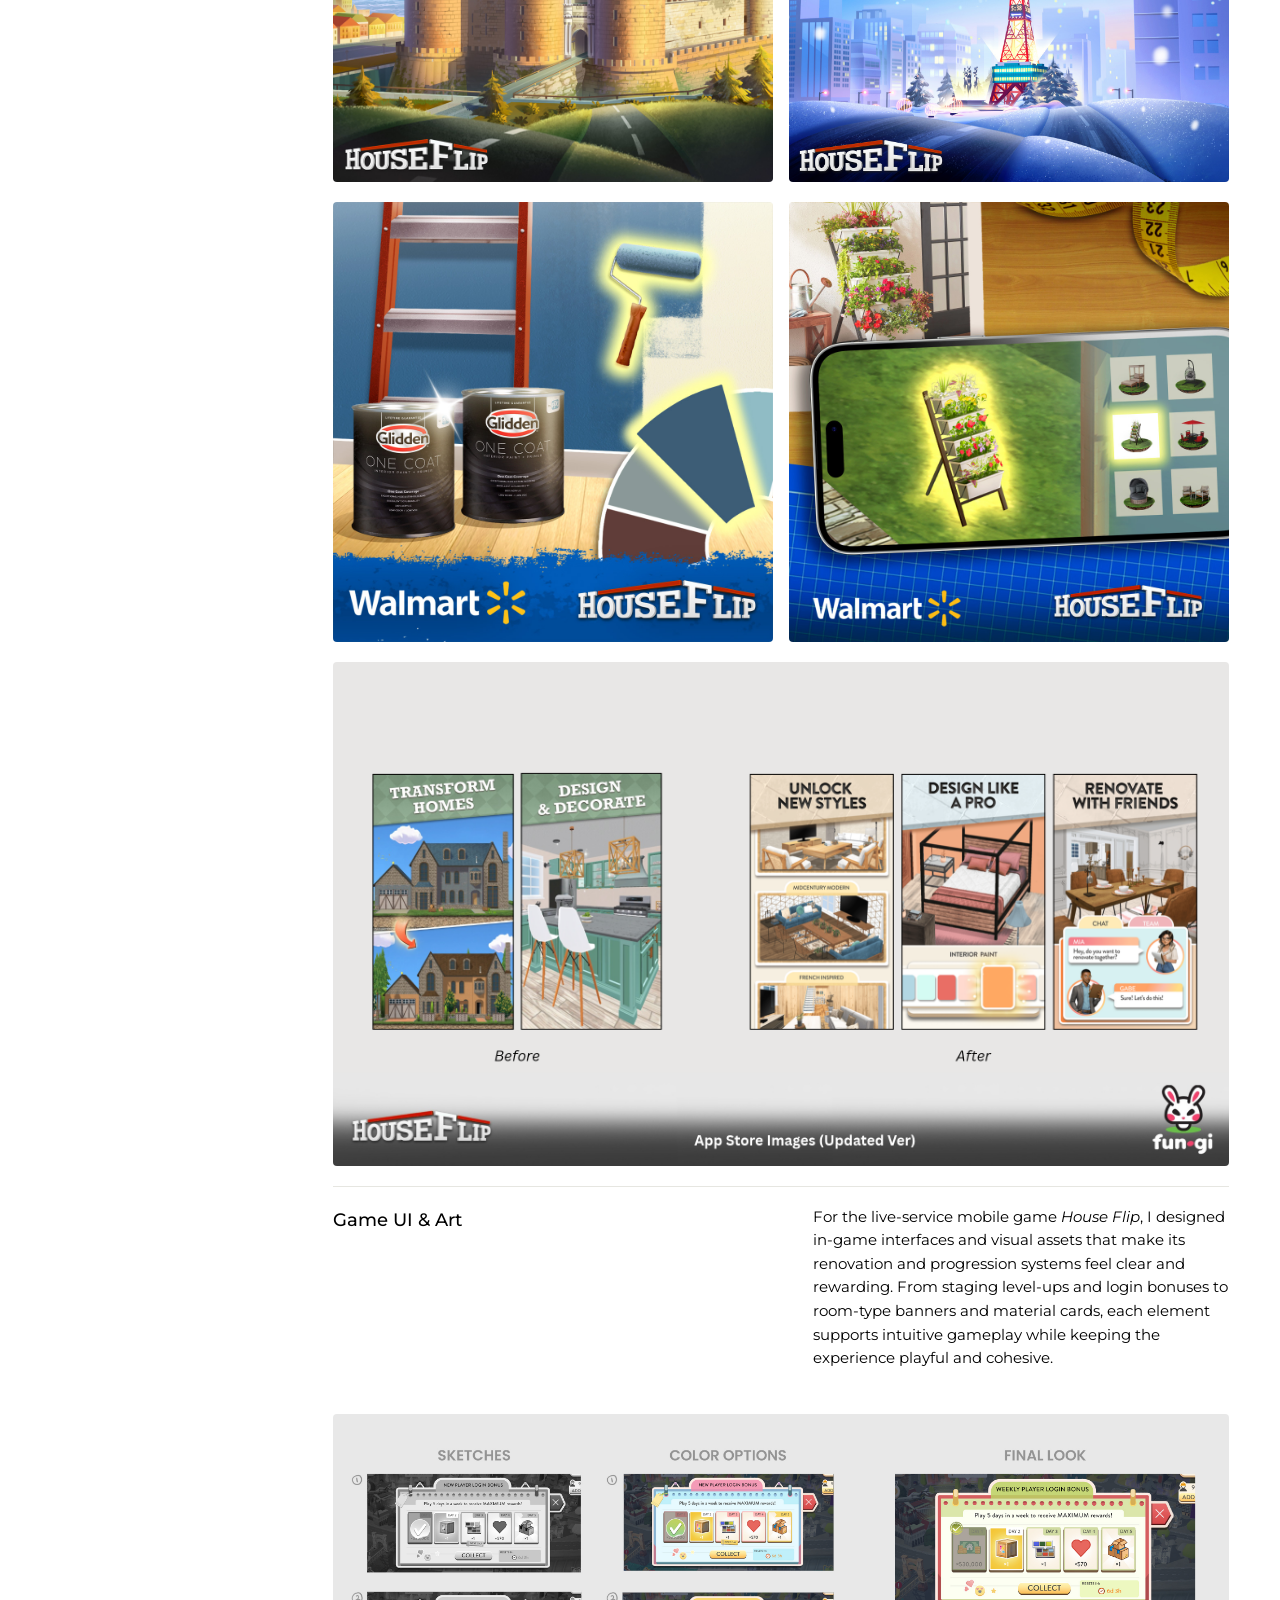
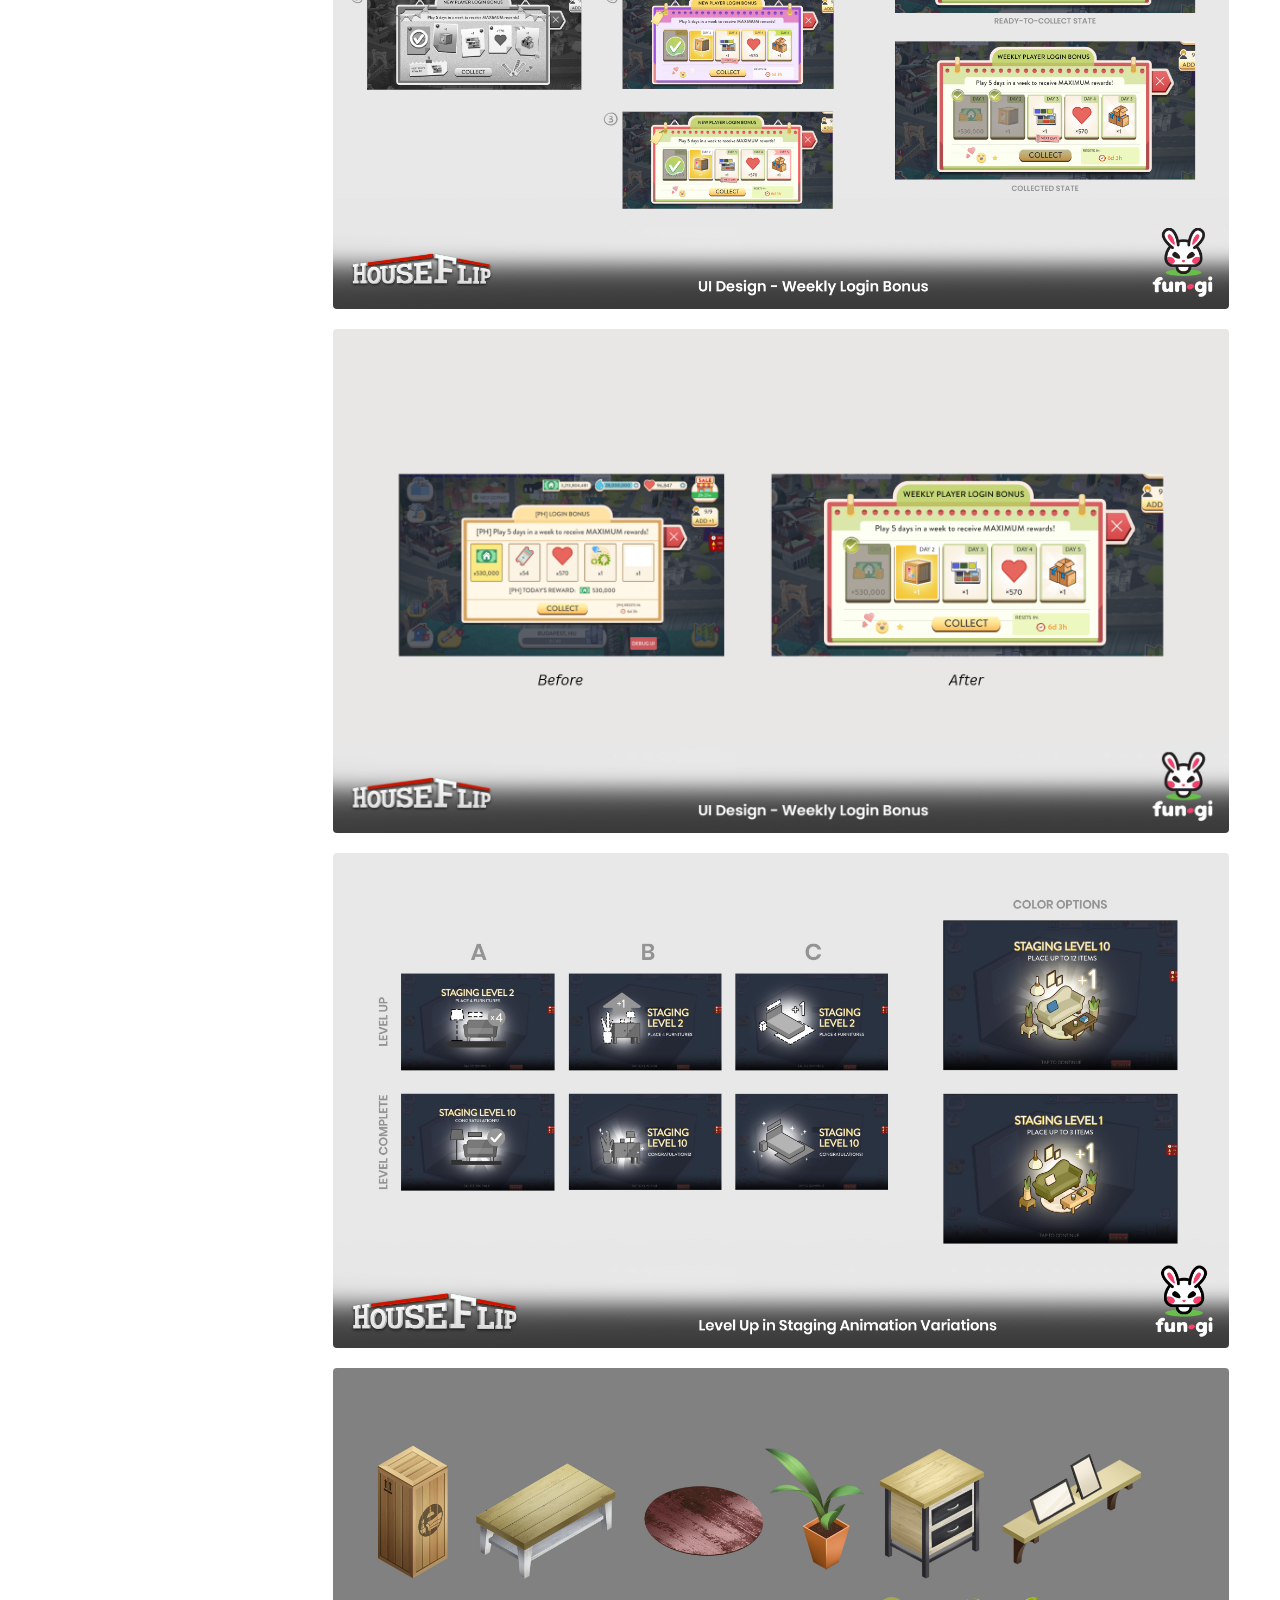
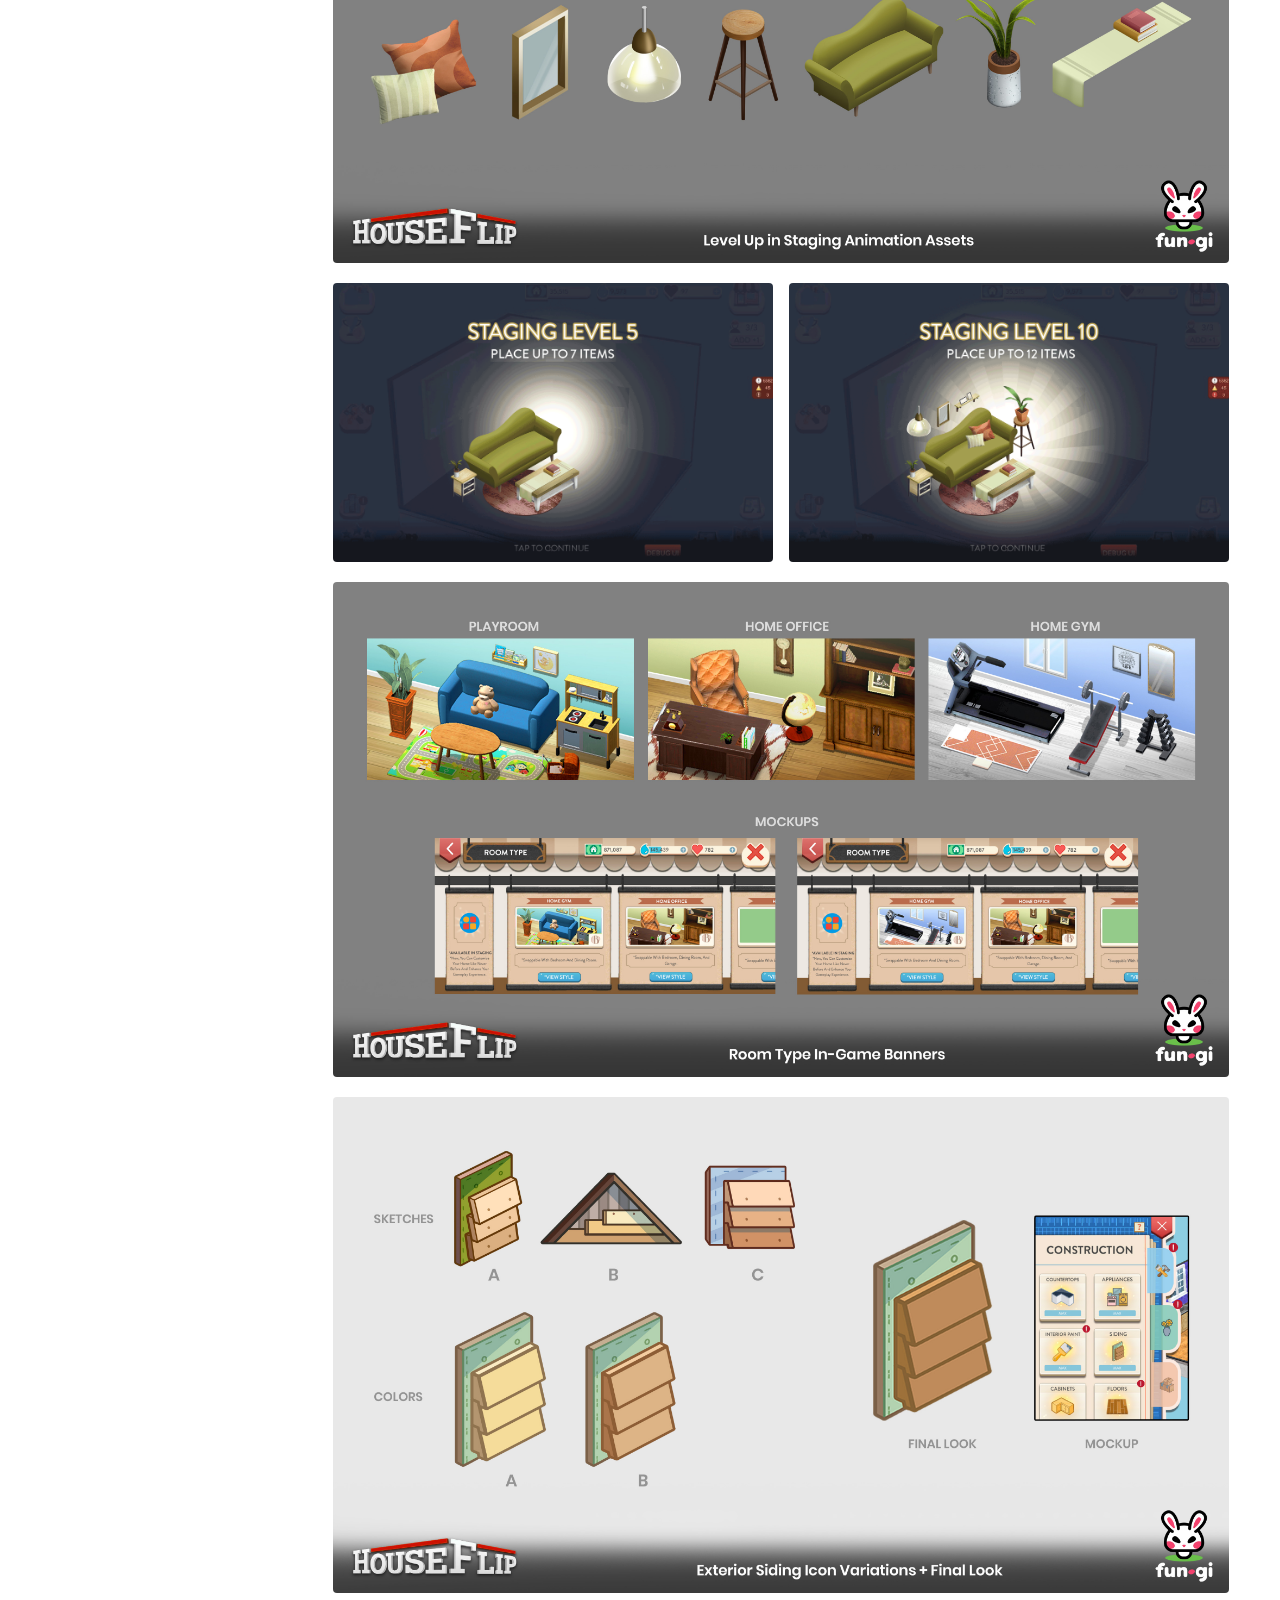
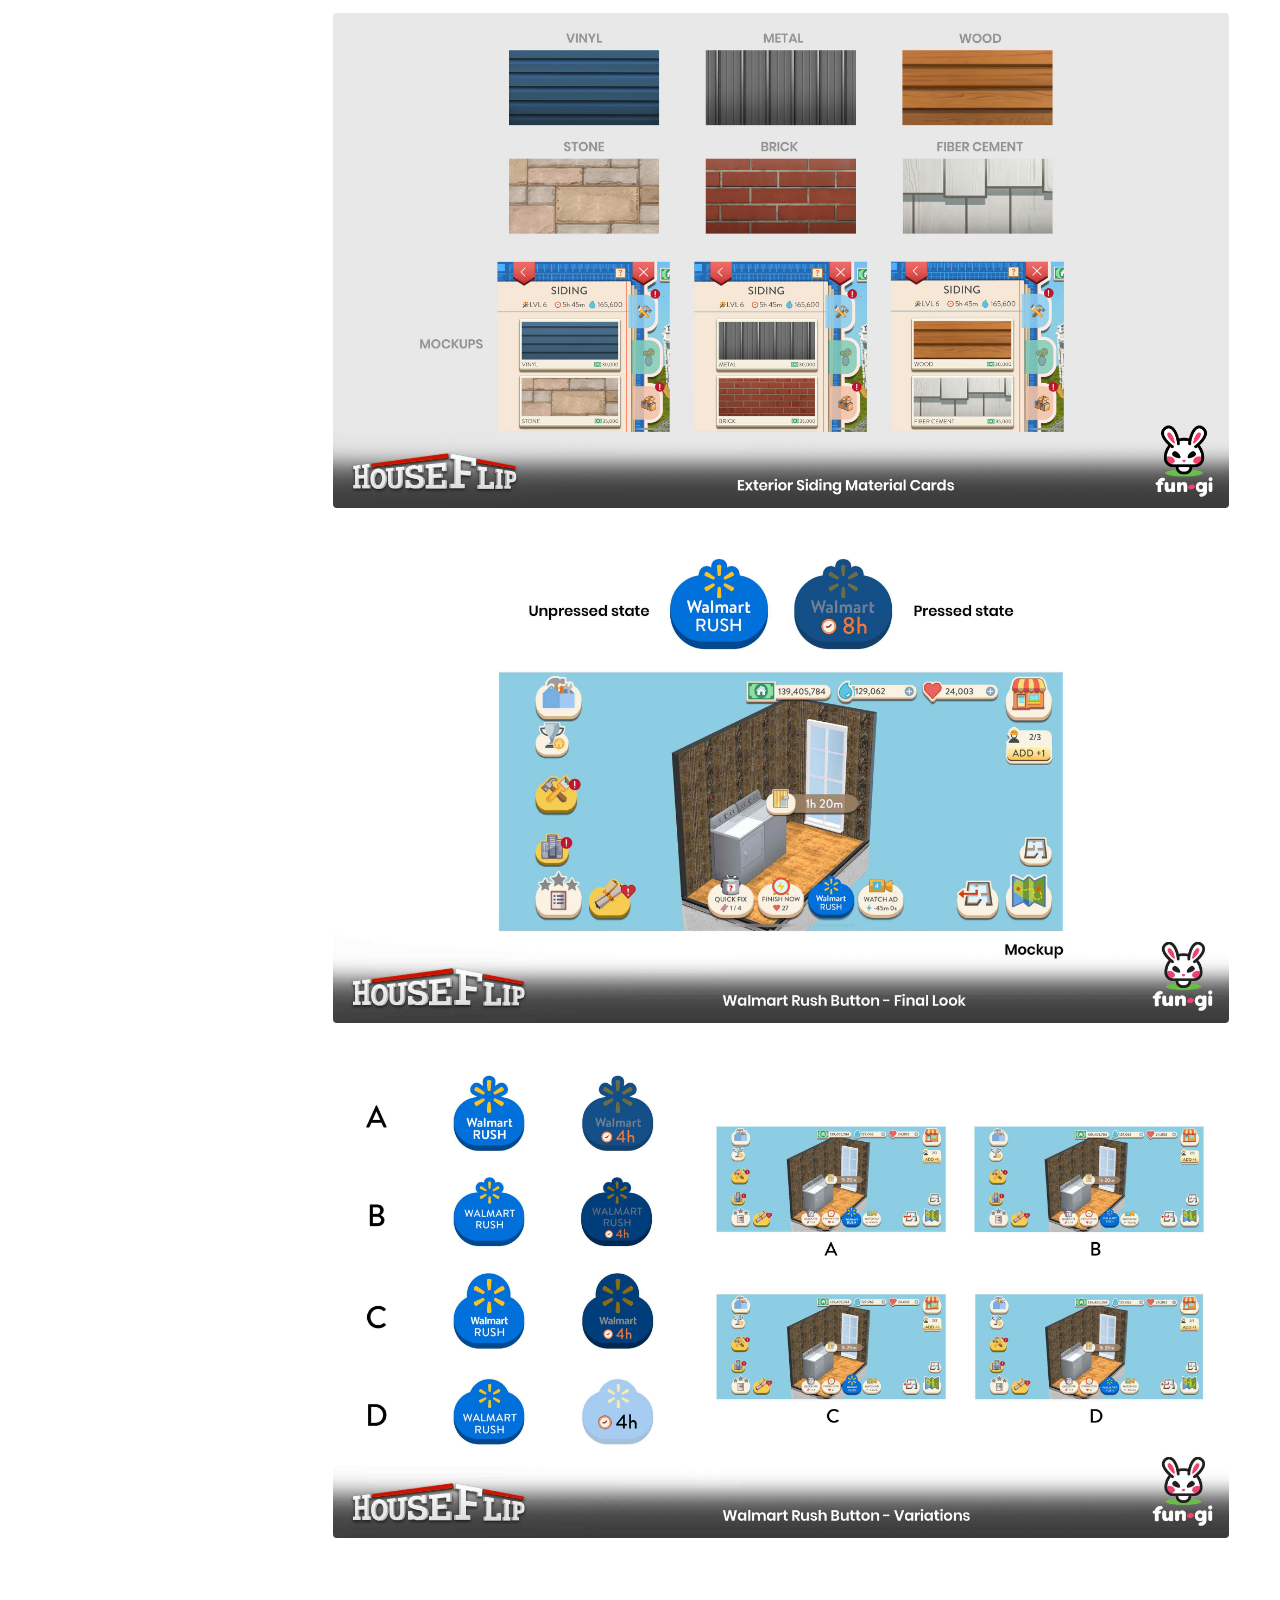
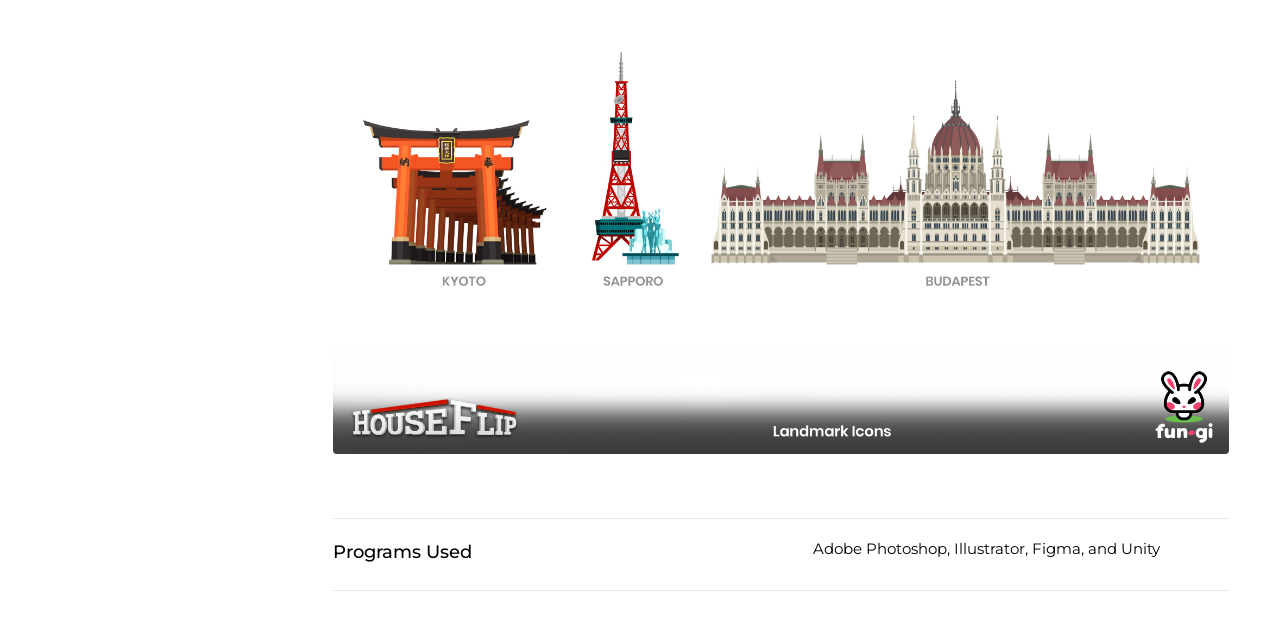
<file: Media/House Flip/index.html>
<!DOCTYPE html>
<html lang="en">
<head>
  <meta charset="UTF-8">
  <meta name="viewport" content="width=device-width, initial-scale=1.0">

  <title>House Flip | Michelle Wirono</title>
  <meta name="description" content="Game UI and promotional design for House Flip by Michelle Wirono.">

  <link rel="icon" type="image/svg+xml" href="../../pencil-emoji.svg?v=2">
  <link rel="stylesheet" href="../../style.css">
</head>

<body>
  <a class="skip-link" href="#project-content">Skip to project</a>
  <div class="site-shell">
    <aside class="sidebar" id="top">
      <div class="sidebar-content">
        <div class="identity">
          <a class="identity-brand" href="../../index.html#top" aria-label="Michelle Wirono home">
            <img class="identity-logo" src="../About/Bunny%20logo%20Minimalist.png" alt="" aria-hidden="true">
            <div class="identity-copy">
              <h1>Michelle Wirono</h1>
              <p class="tagline">Graphic &amp; Visual Designer</p>
            </div>
          </a>
        </div>

        <p class="sidebar-intro">Designing visual identities and experiences with curiosity and care.</p>

        <nav class="sidebar-nav" aria-label="Primary navigation">
          <a href="../../index.html#work">Work</a>
          <a href="../About/index.html">About</a>
        </nav>

        <div class="sidebar-contact">
          <p class="sidebar-label">Get in touch</p>
          <a href="mailto:wironomichelle@gmail.com">Email</a>
          <a href="../../MichelleWirono_Resume_GraphicDesign.pdf" target="_blank" rel="noopener">Resume</a>
          <a href="https://www.linkedin.com/in/michellewirono/" target="_blank" rel="noopener">LinkedIn</a>
        </div>
      </div>

      <footer class="sidebar-footer">
        <p>&copy; 2026 Michelle Wirono</p>
        <p>All artwork is copyrighted and may not be used without permission.</p>
      </footer>
    </aside>

  <main class="project-page" id="project-content">
    <div class="project-page-intro">
      <div class="project-page-heading">
        <h1>House Flip</h1>
        <p>Game UI &amp; Promotional Design</p>
      </div>
      <p class="project-page-description">A collection of visual design and in-game UI work for House Flip, a home-renovation game.</p>
    </div>
    <section class="project-images" aria-label="House Flip project images">
      <img src="house-flip-card-cover.41cf388a5d34f173658a.png" alt="House Flip game characters and house cover art" loading="lazy">
      <div class="project-story">
        <section class="project-story-row">
          <h2>Context</h2>
          <p>House Flip is a home-renovation game where players update homes, decorate rooms, and progress through interactive challenges.</p>
        </section>
        <section class="project-story-row">
          <h2>Insight</h2>
          <p>Progress, rewards, and customization options need to feel clear and satisfying so players can focus on the fun of transforming each home.</p>
        </section>
        <section class="project-story-row">
          <h2>Concept</h2>
          <p>Create approachable, playful interface elements that make renovation choices easy to understand and give each milestone a sense of accomplishment.</p>
        </section>
        <section class="project-story-row">
          <h2>Audience</h2>
          <p>House Flip's audience is primarily moms looking for a relaxing, creative escape. Easy-to-follow goals, satisfying home makeovers, and rewarding progress make it welcoming for a quick break or a longer play session.</p>
        </section>
      </div>
      <div class="project-story">
        <section class="project-story-row no-bottom-border">
          <h2>Promotional Design</h2>
          <p>These designs celebrate players' milestones as they unlock new cities, announce collaborations with major brands like Walmart, and highlight what makes House Flip unique.</p>
        </section>
      </div>
      <div class="project-story-images project-story-images-two">
        <img src="Naples%20City%20Announcement%20Poster%20Card_v7.jpg" alt="House Flip Naples city announcement artwork" loading="lazy">
        <img src="Sapporo%20City%20Poster_Final_v5.jpg" alt="House Flip Sapporo city announcement artwork" loading="lazy">
      </div>
      <div class="project-story-images project-story-images-two">
        <img src="Glidden%20Paint_Square.jpg" alt="House Flip Glidden paint feature artwork" loading="lazy">
        <img src="Decor%20Drop_Square_1.jpg" alt="House Flip Decor Drop promotional artwork" loading="lazy">
      </div>
      <img src="Glow%20Up%20Face%20Essentials%20(4).png" alt="House Flip app store image designs showing home renovations and game features" loading="lazy">
      <div class="project-story">
        <section class="project-story-row no-bottom-border">
          <h2>Game UI &amp; Art</h2>
          <p>For the live-service mobile game <em>House Flip</em>, I designed in-game interfaces and visual assets that make its renovation and progression systems feel clear and rewarding. From staging level-ups and login bonuses to room-type banners and material cards, each element supports intuitive gameplay while keeping the experience playful and cohesive.</p>
        </section>
      </div>
      <img src="Weekly%20Login_Portfolio.jpg" alt="House Flip weekly login bonus design exploration and final interface" loading="lazy">
      <img src="Glow%20Up%20Face%20Essentials%20(5).png" alt="House Flip weekly player login bonus interface redesign" loading="lazy">
      <img src="Staging%20level%20up.jpg" alt="House Flip staging level-up animation variations and final designs" loading="lazy">
      <img src="Staging%20level%20up%20Assets.jpg" alt="House Flip staging level-up furniture assets" loading="lazy">
      <div class="project-story-images project-story-images-two">
        <img src="Level-5-9.gif" alt="House Flip staging level-up animation for levels 5 through 9" loading="lazy">
        <img src="Level-10.gif" alt="House Flip staging level 10 completion animation" loading="lazy">
      </div>
      <img src="Room%20Type%20POrtfolio.jpg" alt="House Flip room type in-game banners" loading="lazy">
      <img src="Siding%20Portfolio.jpg" alt="House Flip exterior siding icon sketches, color options, and final design" loading="lazy">
      <img src="Siding%20material%20card%20portfolio.jpg" alt="House Flip exterior siding material cards and in-game mockups" loading="lazy">
      <img src="Walmart%20Rush%20Button%20Final.jpg" alt="House Flip Walmart Rush button final design and in-game mockup" loading="lazy">
      <img src="Walmart%20Rush%20Button%20Variations.jpg" alt="House Flip Walmart Rush button design variations" loading="lazy">
      <img src="landmark%20icon%20portfolio.jpg" alt="House Flip landmark icons for Kyoto, Sapporo, and Budapest" loading="lazy">
    </section>
    <section class="project-story project-tools" aria-labelledby="programs-used">
      <div class="project-story-row">
        <h2 id="programs-used">Programs Used</h2>
        <p>Adobe Photoshop, Illustrator, Figma, and Unity</p>
      </div>
    </section>
  </main>
  </div>
</body>
</html>
</file>
<file: style.css>
/* ===== FONT (Montserrat, free from Google Fonts) ===== */
@import url("https://fonts.googleapis.com/css2?family=Montserrat:wght@400;500;600;800&display=swap");

/* ===== COLORS: change these to restyle the whole site ===== */
:root {
  --bg: #ffffff;
  --text: #000000;
  --nav: #333333;
  --muted: #6b6b6b;
  --accent: #e8a7b3;      /* pink for the active/hover menu item */
  --line: #e6e6e1;
}

* { box-sizing: border-box; margin: 0; padding: 0; }

body {
  background: var(--bg);
  color: var(--text);
  font-family: "Montserrat", "Helvetica Neue", Arial, sans-serif;
  line-height: 1.6;
}

a { color: inherit; text-decoration: none; }

/* ===== HEADER (name + tagline on the left, menu on the right) ===== */
header {
  max-width: 1600px;
  margin: 0 auto;
  padding: 40px 16px 24px;
  display: flex;
  flex-wrap: nowrap;
  justify-content: space-between;
  align-items: flex-end;
  gap: 12px;
}
.header-brand {
  --header-title-size: clamp(3rem, 6vw, 4.6rem);
  --header-tagline-size: clamp(1.2rem, 2.6vw, 1.6rem);
  --header-brand-height: calc(var(--header-title-size) * 2.1 + var(--header-tagline-size) * 1.2 + 8px);
  display: flex;
  align-items: stretch;
  gap: 12px;
}
.header-logo {
  display: flex;
  flex: 0 0 var(--header-brand-height);
  width: var(--header-brand-height);
  height: var(--header-brand-height);
}
.header-logo img {
  display: block;
  width: 100%;
  height: 100%;
  object-fit: contain;
}
header h1 {
  font-size: var(--header-title-size);
  font-weight: 800;
  letter-spacing: 0.08em;
  line-height: 1.05;
  text-transform: uppercase;
}
header .tagline {
  margin-top: 8px;
  font-size: var(--header-tagline-size);
  font-weight: 600;
  line-height: 1.2;
}

/* ===== MENU ===== */
header nav {
  align-self: flex-end;
  margin-left: auto;
  margin-right: 8px;
}
header nav > ul {
  list-style: none;
  display: flex;
  flex-wrap: nowrap;
  justify-content: flex-end;
  gap: 12px clamp(8px, 1vw, 20px);
}
header nav > ul > li { position: relative; }
header nav a {
  display: block;
  font-size: clamp(0.72rem, 0.95vw, 1.05rem);
  font-weight: 500;
  color: var(--nav);
  transition: color 0.2s;
}
header nav a:hover,
header nav a.active,
header nav a:focus-visible { color: var(--accent); }
header nav .nav-dropdown > ul {
  display: none;
  list-style: none;
  position: absolute;
  top: 100%;
  right: 0;
  z-index: 20;
  min-width: 190px;
  padding: 0;
  flex-direction: column;
  gap: 0;
  background: var(--bg);
  border: 1px solid var(--line);
  border-radius: 8px;
  box-shadow: 0 8px 20px rgba(0, 0, 0, 0.12);
}
header nav .nav-dropdown:hover > ul,
header nav .nav-dropdown:focus-within > ul { display: flex; }
header nav .nav-dropdown > ul a { padding: 8px 14px; }

@media (max-width: 1120px) {
  header { flex-wrap: wrap; }
  .header-brand {
    flex: 1 0 100%;
    justify-content: center;
  }
  header nav {
    flex: 1 0 100%;
    margin: 0;
  }
  header nav > ul {
    justify-content: center;
    gap: clamp(4px, 1.3vw, 12px);
  }
  header nav > ul > li > a {
    font-size: clamp(0.55rem, 1.4vw, 0.95rem);
    white-space: nowrap;
  }
}

@media (max-width: 600px) {
  .header-brand {
    --header-title-size: clamp(2rem, 9vw, 2.8rem);
    --header-tagline-size: clamp(0.85rem, 4vw, 1.05rem);
    width: 100%;
    flex-direction: column;
    align-items: center;
    gap: 8px;
  }
  .header-logo {
    flex: 0 0 clamp(64px, 18vw, 80px);
    width: clamp(64px, 18vw, 80px);
    height: clamp(64px, 18vw, 80px);
  }
  .header-brand > div {
    text-align: center;
  }
  header .tagline {
    margin-top: 8px;
    font-size: var(--header-tagline-size);
  }
}

/* ===== PAGE CONTENT ===== */
main {
  max-width: 1600px;
  margin: 0 auto;
  padding: 32px 24px 8px;
}
main h2 {
  font-size: 1.1rem;
  font-weight: 600;
  letter-spacing: 0.15em;
  text-transform: uppercase;
  padding-bottom: 12px;
  margin-bottom: 20px;
  border-bottom: 1px solid var(--line);
}
.visually-hidden {
  position: absolute;
  width: 1px;
  height: 1px;
  padding: 0;
  margin: -1px;
  overflow: hidden;
  clip: rect(0, 0, 0, 0);
  white-space: nowrap;
  border: 0;
}
.dodgeball-intro {
  position: relative;
  isolation: isolate;
  display: grid;
  grid-template-columns: repeat(2, minmax(0, 1fr));
  align-items: center;
  gap: clamp(32px, 7vw, 112px);
  margin-bottom: 40px;
  padding: clamp(28px, 5vw, 72px);
}
.dodgeball-intro::before {
  content: "";
  position: absolute;
  z-index: -1;
  inset: 0 auto 0 50%;
  width: 100vw;
  transform: translateX(-50%);
  background: #f0ff66;
}
.house-flip-intro::before {
  background: #87ceeb;
}
.dodgeball-intro-logo {
  display: block;
  width: 100%;
  height: auto;
}
.dodgeball-intro-copy {
  font-size: clamp(0.9rem, 1.15vw, 1.05rem);
  line-height: 1.9;
}
.dodgeball-art-direction {
  margin-top: 32px;
}
@media (max-width: 700px) {
  .dodgeball-intro {
    grid-template-columns: 1fr;
    gap: 24px;
    padding: 28px 20px;
  }
  .dodgeball-intro-logo {
    max-width: 520px;
    margin: 0 auto;
  }
}
.project-nav {
  display: flex;
  flex-wrap: wrap;
  gap: 12px 28px;
  margin-bottom: 32px;
}
.project-nav a {
  color: var(--nav);
  text-decoration: underline;
  transition: color 0.2s;
}
.project-nav a:hover,
.project-nav a:focus-visible {
  color: var(--accent);
}
.project-banners {
  display: grid;
  grid-template-columns: repeat(2, minmax(0, 1fr));
  gap: 20px;
}
.project-banners section {
  scroll-margin-top: 24px;
}
.project-banner-link {
  display: block;
  overflow: hidden;
  border-radius: 20px;
}
.project-banners.reveal-ready section {
  opacity: 0;
  transform: translateY(10px) scale(0.97);
  transition: opacity 0.4s ease, transform 0.4s cubic-bezier(0.2, 0.7, 0.3, 1);
  will-change: opacity, transform;
}
.project-banners.reveal-ready section.is-visible {
  opacity: 1;
  transform: translateY(0) scale(1);
}
.project-banners.reveal-ready section.is-load-error {
  opacity: 1;
  transform: none;
  transition: none;
}
.project-banners.reveal-ready section:nth-child(2) { transition-delay: 0.07s; }
.project-banner {
  display: block;
  width: 100%;
  height: auto;
  transition: transform 0.4s ease, opacity 0.3s ease;
}
.project-banner-link:hover .project-banner,
.project-banner-link:focus-visible .project-banner {
  transform: scale(1.04);
  opacity: 0.92;
}
@media (max-width: 600px) {
  .project-banners { grid-template-columns: 1fr; }
}

/* ===== GALLERY GRID (1 column on phones, more on bigger screens) ===== */
.gallery {
  display: grid;
  grid-template-columns: repeat(2, 1fr);
  gap: 20px;
}
.homepage-gallery { grid-template-columns: repeat(3, 1fr); }
.pleinair-gallery { grid-template-columns: repeat(3, 1fr); }
.pleinair-gallery figure { aspect-ratio: 1; }
.homepage-section + .homepage-section { margin-top: 40px; }
.illustration-carousel {
  position: relative;
  margin-top: 0;
}
.illustration-gallery {
  display: flex;
  gap: 20px;
  overflow-x: auto;
  scrollbar-width: none;
  scroll-snap-type: x mandatory;
  overscroll-behavior-x: contain;
}
.illustration-gallery::-webkit-scrollbar { display: none; }
.illustration-gallery figure {
  position: relative;
  flex: 0 0 calc((100% - 40px) / 3);
  aspect-ratio: 1;
  overflow: hidden;
  border-radius: 20px;
  scroll-snap-align: start;
}
.illustration-gallery img {
  position: absolute;
  inset: 0;
  border-radius: inherit;
}
.illustration-carousel-controls {
  display: flex;
  position: absolute;
  z-index: 1;
  inset: 50% 12px auto;
  justify-content: space-between;
  transform: translateY(-50%);
  pointer-events: none;
}
.illustration-carousel-controls button {
  width: 44px;
  height: 44px;
  border: 1px solid var(--line);
  border-radius: 50%;
  background: var(--bg);
  color: var(--text);
  font: inherit;
  font-size: 1.25rem;
  cursor: pointer;
  pointer-events: auto;
}
.illustration-carousel-controls button:hover:not(:disabled) { background: var(--accent); }
.illustration-carousel-controls button:disabled { opacity: 0.4; cursor: default; }
.illustration-carousel-controls button:focus-visible,
.illustration-gallery:focus-visible { outline: 2px solid var(--accent); outline-offset: 3px; }

/* On small phones, show 1 image per row so they aren't tiny. Delete this block to keep 2 columns on phones too. */
@media (max-width: 600px) {
  .gallery { grid-template-columns: 1fr; }
}
.gallery figure {
  overflow: hidden;
  border-radius: 20px;
  background: #eee;
  cursor: zoom-in;
}
.gallery.reveal-ready figure {
  opacity: 0;
  transform: translateY(10px) scale(0.97);
  transition: opacity 0.25s ease, transform 0.25s cubic-bezier(0.2, 0.7, 0.3, 1);
  will-change: opacity, transform;
}
.gallery.reveal-ready figure.is-visible {
  opacity: 1;
  transform: translateY(0) scale(1);
}
.gallery.reveal-ready figure.is-load-error {
  opacity: 1;
  transform: none;
  transition: none;
}
.gallery.reveal-ready figure:nth-child(2) { transition-delay: 0.04s; }
.gallery.reveal-ready figure:nth-child(3) { transition-delay: 0.08s; }
.gallery.reveal-ready figure:nth-child(4) { transition-delay: 0.12s; }
.gallery.reveal-ready figure:nth-child(5) { transition-delay: 0.16s; }
.gallery.reveal-ready figure:nth-child(6) { transition-delay: 0.20s; }
.gallery.reveal-ready figure:nth-child(7) { transition-delay: 0.24s; }
.gallery.reveal-ready figure:nth-child(8) { transition-delay: 0.28s; }
.gallery img {
  display: block;
  width: 100%;
  height: 100%;
  aspect-ratio: 16 / 9;
  object-fit: cover;
  transition: transform 0.4s ease, opacity 0.3s ease;
}
.gallery figure:hover img { transform: scale(1.04); opacity: 0.92; }

@media (prefers-reduced-motion: reduce) {
  .gallery.reveal-ready figure,
  .project-banners.reveal-ready section {
    transform: none;
    transition: none;
  }
}

/* ===== FULL-SCREEN IMAGE VIEWER ===== */
.lightbox {
  display: none;
  position: fixed;
  inset: 0;
  background: rgba(10, 10, 10, 0.92);
  align-items: center;
  justify-content: center;
  padding: 24px;
  z-index: 10;
  cursor: zoom-out;
}
.lightbox.open { display: flex; }
.lightbox img { max-width: 100%; max-height: 100%; border-radius: 4px; }

/* ===== ABOUT PAGE TEXT ===== */
.about-layout {
  display: flex;
  align-items: flex-start;
  justify-content: center;
  max-width: 1000px;
  margin: 0 auto;
  gap: 40px;
}
.about-image {
  display: block;
  flex: 0 0 320px;
  width: 320px;
  aspect-ratio: 1;
  object-fit: cover;
  border-radius: 20px;
  animation: about-image-fade-in 0.3s ease-out both;
}
@keyframes about-image-fade-in {
  from { opacity: 0; }
  to { opacity: 1; }
}
.about-copy {
  max-width: 640px;
}
.about-text {
  max-width: 640px;
  font-size: 1.1rem;
  color: var(--muted);
}
.about-text + .about-text {
  margin-top: 18px;
}

@media (max-width: 760px) {
  .about-layout { flex-direction: column; gap: 24px; }
  .about-image { flex: 0 0 auto; width: min(100%, 320px); }
}

@media (prefers-reduced-motion: reduce) {
  .about-image { animation: none; }
}

/* ===== LINKS (Instagram / Email) ===== */
.links {
  list-style: none;
  display: flex;
  flex-wrap: wrap;
  gap: 12px 28px;
  margin-top: 24px;
}
.links a {
  color: var(--nav);
  text-decoration: underline;
  transition: color 0.2s;
}
.links a:hover { color: var(--accent); }
.links a:focus-visible {
  outline: 2px solid var(--accent);
  outline-offset: 3px;
}

/* ===== FOOTER ===== */
footer {
  max-width: 1200px;
  margin: 48px auto 0;
  text-align: center;
  color: var(--muted);
  font-size: 0.85rem;
  padding: 24px 24px 48px;
  border-top: 1px solid var(--line);
}
footer a { transition: color 0.2s; }
footer a:hover { color: var(--accent); }

/* ===== PORTFOLIO HOMEPAGE ===== */
:root {
  --accent: #70bdf2;
}

.site-shell {
  min-height: 100vh;
  display: grid;
  grid-template-columns: minmax(250px, 22vw) minmax(0, 1fr);
}
.sidebar {
  position: sticky;
  top: 0;
  display: flex;
  flex-direction: column;
  justify-content: space-between;
  height: 100vh;
  min-height: 540px;
  padding: 30px clamp(20px, 2.1vw, 36px) 28px;
}
.identity-brand {
  display: flex;
  flex-direction: column;
  align-items: flex-start;
  gap: 8px;
  width: fit-content;
}
.identity-logo {
  display: block;
  flex: 0 0 clamp(96px, 7vw, 120px);
  width: clamp(96px, 7vw, 120px);
  height: auto;
}
.identity h1 {
  font-size: clamp(2rem, 2.2vw, 2.6rem);
  font-weight: 600;
  letter-spacing: -0.06em;
  line-height: 1.08;
}
.identity .identity-brand h1 {
  font-size: clamp(1.45rem, 1.8vw, 2.3rem);
  white-space: nowrap;
}
.identity .tagline {
  margin-top: 6px;
  font-size: 0.9rem;
  font-weight: 500;
  line-height: 1.4;
}
.sidebar-intro {
  margin-top: 22px;
  color: var(--nav);
  font-size: 0.8rem;
  line-height: 1.5;
}
.sidebar-nav {
  display: grid;
  gap: 2px;
  margin-top: 18px;
  padding-top: 16px;
  border-top: 1px solid var(--line);
}
.sidebar-nav a,
.sidebar-contact > a {
  width: fit-content;
  color: var(--nav);
  font-size: 0.8rem;
  line-height: 1.45;
  transition: color 0.2s;
}
.sidebar-nav a:hover,
.sidebar-nav a:focus-visible,
.sidebar-contact > a:hover,
.sidebar-contact > a:focus-visible {
  color: var(--accent);
}
.sidebar-contact {
  display: grid;
  gap: 3px;
  margin-top: 22px;
}
.sidebar-label {
  color: var(--muted);
  font-size: 0.8rem;
}
.sidebar-footer {
  max-width: none;
  margin: 0;
  padding: 0;
  border: 0;
  text-align: left;
  font-size: 0.8rem;
  line-height: 1.45;
}
.sidebar-footer p + p { margin-top: 2px; }
.site-shell > main {
  width: 100%;
  max-width: none;
  min-width: 0;
  margin: 0;
  padding: 30px clamp(20px, 2vw, 36px) 36px 0;
}
.homepage-gallery {
  grid-template-columns: repeat(2, minmax(0, 1fr));
  gap: 18px 16px;
}
.homepage-gallery figure {
  overflow: visible;
  border-radius: 0;
  background: transparent;
  cursor: default;
}
.homepage-gallery .gallery-image {
  overflow: hidden;
  aspect-ratio: 1.52;
  border-radius: 4px;
  background: #eee;
}
.homepage-gallery img {
  height: 100%;
  aspect-ratio: auto;
  border-radius: inherit;
  cursor: zoom-in;
}
.homepage-gallery figcaption {
  display: grid;
  gap: 1px;
  margin-top: 7px;
  color: var(--text);
  font-size: 0.85rem;
  font-weight: 500;
  line-height: 1.4;
}
.homepage-gallery .project-category {
  color: var(--muted);
  font-size: 0.8rem;
  font-weight: 400;
}
.skip-link {
  position: fixed;
  z-index: 30;
  top: 8px;
  left: 8px;
  padding: 8px 12px;
  transform: translateY(-150%);
  background: var(--bg);
  border: 1px solid var(--line);
}
.skip-link:focus { transform: translateY(0); }

.gallery-project,
.gallery-project-title {
  color: inherit;
  text-decoration: none;
}
.gallery-project-title:hover,
.gallery-project-title:focus-visible {
  color: var(--accent);
}
.homepage-gallery .project-placeholder {
  display: grid;
  place-items: center;
  color: var(--muted);
  font-size: 0.95rem;
  font-weight: 500;
}
.gallery-project:hover .project-placeholder {
  background: #f5f5f5;
}
.gallery-project:focus-visible,
.gallery-project-title:focus-visible {
  outline: 2px solid var(--accent);
  outline-offset: 3px;
}

@media (max-width: 800px) {
  .site-shell {
    position: relative;
    display: block;
    padding-bottom: 80px;
  }
  .sidebar {
    position: static;
    height: auto;
    min-height: 0;
    padding: 24px 24px 18px;
  }
  .sidebar-intro { margin-top: 10px; }
  .sidebar-nav {
    display: flex;
    gap: 20px;
    margin-top: 14px;
    padding-top: 12px;
  }
  .sidebar-contact {
    display: flex;
    gap: 12px;
    margin-top: 14px;
  }
  .site-shell > main { padding: 8px 24px 28px; }
  .sidebar-footer {
    position: absolute;
    right: 24px;
    bottom: 12px;
    left: 24px;
    margin: 0;
  }
}

@media (max-width: 600px) {
  .homepage-gallery { grid-template-columns: 1fr; }
  .site-shell > main { padding: 4px 16px 24px; }
  .sidebar { padding: 20px 16px 16px; }
  .sidebar-footer {
    right: 16px;
    left: 16px;
  }
}

/* ===== PROJECT DETAIL PAGES ===== */
.project-page {
  width: 100%;
  max-width: 1600px;
  min-height: 100vh;
  margin: 0 auto;
  padding: 30px clamp(20px, 4vw, 64px) 48px;
}
.site-shell > main.project-page {
  max-width: none;
  min-width: 0;
  margin: 0;
  padding: 30px clamp(20px, 4vw, 64px) 48px;
}
.project-page-intro {
  display: grid;
  grid-template-columns: repeat(2, minmax(0, 1fr));
  align-items: start;
  gap: clamp(24px, 5vw, 72px);
  margin: 34px 0 16px;
  padding-bottom: 30px;
  border-bottom: 1px solid var(--line);
}
.project-page-heading {
  margin: 0;
}
.project-page-heading h1 {
  font-size: clamp(1.8rem, 3.7vw, 3rem);
  font-weight: 600;
  letter-spacing: -0.05em;
  line-height: 1.1;
}
.project-page-heading p {
  margin-top: 6px;
  color: var(--muted);
}
.project-page-description {
  max-width: 620px;
  justify-self: end;
  font-size: 0.95rem;
  line-height: 1.55;
}
.project-gallery {
  gap: 20px;
}
.project-gallery figure:first-child {
  grid-column: 1 / -1;
}
.project-gallery figure {
  overflow: hidden;
  border-radius: 4px;
  background: #eee;
  cursor: zoom-in;
}
.project-gallery img {
  height: auto;
  aspect-ratio: auto;
  border-radius: 0;
  object-fit: contain;
}
.project-gallery figcaption {
  padding: 0 10px 10px;
  color: var(--muted);
  font-size: 0.85rem;
}
.project-images {
  display: grid;
  grid-template-columns: minmax(0, 1fr);
  gap: 20px;
}
.project-images img,
.project-images video {
  display: block;
  width: 100%;
  height: auto;
  border-radius: 4px;
  cursor: default;
}
.project-story-videos {
  display: grid;
  grid-template-columns: repeat(3, minmax(0, 1fr));
  gap: 16px;
  min-width: 0;
}
.project-story-videos video {
  aspect-ratio: 9 / 16;
  background: #eee;
  object-fit: contain;
}
.project-story-images {
  display: grid;
  grid-template-columns: repeat(3, minmax(0, 1fr));
  gap: 16px;
  min-width: 0;
}
.project-story-images img {
  width: 100%;
  height: auto;
  object-fit: contain;
}
.project-story-images-two {
  grid-template-columns: repeat(2, minmax(0, 1fr));
}
.project-story-photos {
  display: grid;
  grid-template-columns: repeat(3, minmax(0, 1fr));
  gap: 16px;
  min-width: 0;
}
.project-story-photos img {
  width: 100%;
  aspect-ratio: 1;
  object-fit: cover;
}
.project-story {
  border-top: 1px solid var(--line);
}
.project-tools {
  margin-top: 64px;
}
.project-story-row {
  display: grid;
  grid-template-columns: repeat(2, minmax(0, 1fr));
  gap: clamp(24px, 5vw, 72px);
  padding: 18px 0 24px;
  border-bottom: 1px solid var(--line);
}
.project-story-row.no-bottom-border {
  border-bottom: 0;
}
.project-story-row h2 {
  margin: 0;
  padding: 0;
  border: 0;
  font-size: 1.15rem;
  font-weight: 500;
  letter-spacing: normal;
  text-transform: none;
}
.bpure-project .project-story-row h2 {
  color: var(--muted);
}
.project-story-row p {
  font-size: 0.95rem;
  line-height: 1.55;
}
.project-story-row strong {
  color: #af322c;
  font-weight: 600;
}
.compact-project .project-page-heading h1 {
  font-size: clamp(1.6rem, 2.7vw, 2.25rem);
}
.compact-project .project-images {
  max-width: 1080px;
  margin: 0 auto;
}

@media (max-width: 700px) {
  .project-page-intro {
    grid-template-columns: 1fr;
    gap: 16px;
    margin-top: 28px;
    padding-bottom: 22px;
  }
  .project-page-description { justify-self: start; }
  .project-tools { margin-top: 40px; }
  .project-story-row {
    grid-template-columns: 1fr;
    gap: 8px;
  }
  .project-story-videos {
    grid-template-columns: none;
    grid-auto-columns: minmax(220px, 70%);
    grid-auto-flow: column;
    overflow-x: auto;
    padding-bottom: 8px;
  }
  .project-story-photos {
    grid-template-columns: none;
    grid-auto-columns: minmax(220px, 70%);
    grid-auto-flow: column;
    overflow-x: auto;
    padding-bottom: 8px;
  }
}

@media (max-width: 800px) {
  .site-shell > main.project-page {
    min-height: 0;
    padding: 8px 24px 28px;
  }
}

@media (max-width: 600px) {
  .site-shell > main.project-page {
    padding: 4px 16px 24px;
  }
}
</file>
